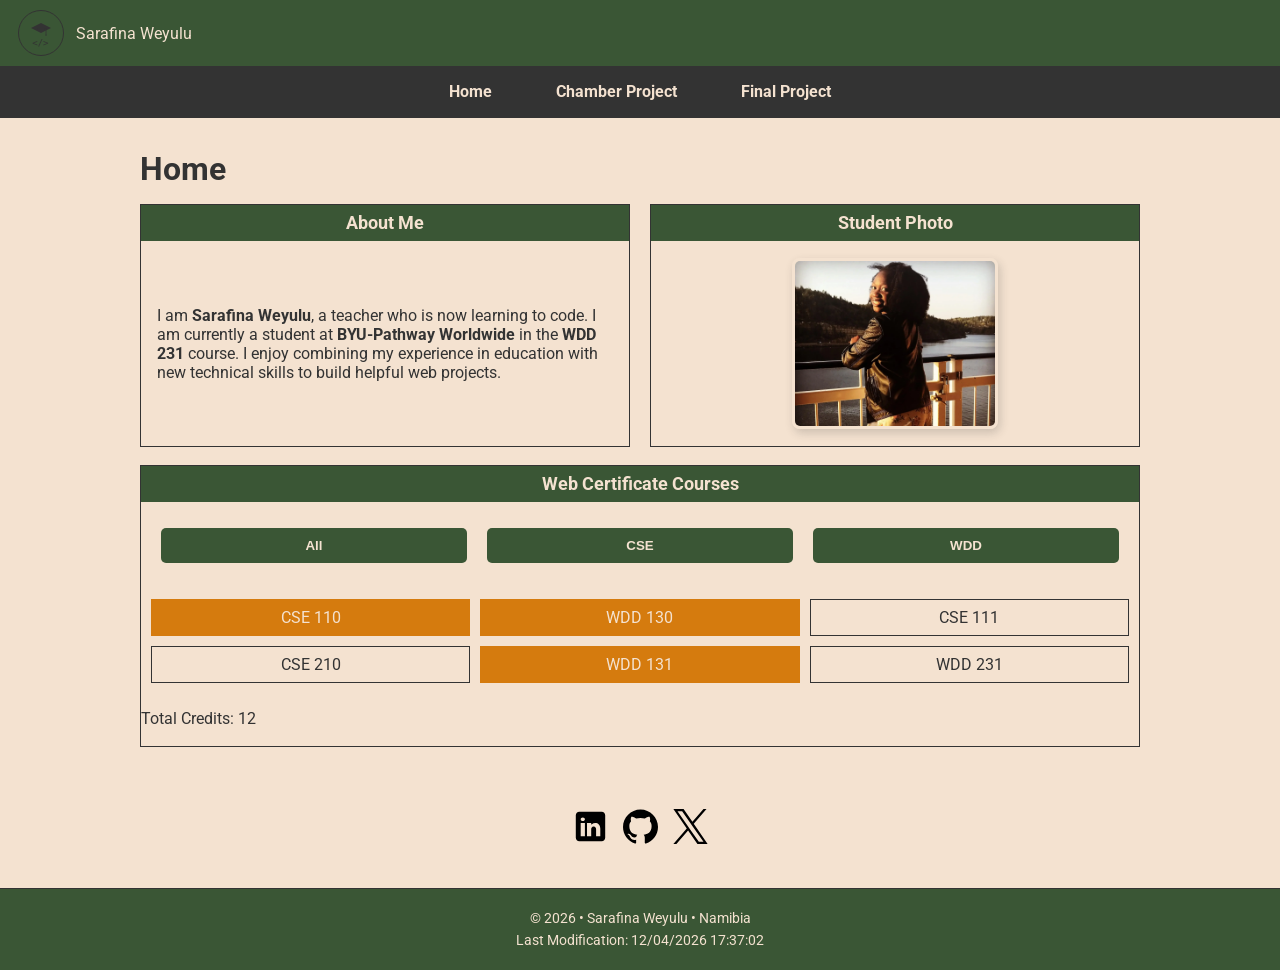
<file: index.html>
<!DOCTYPE html>
<html lang="en-US">
<head>
    <meta charset="UTF-8">
    <meta name="viewport" content="width=device-width, initial-scale=1.0">
    <title>WDD 231 - Course Home Page - Sarafina Weyulu</title>
    <meta name="description" content="Official course home page for Sarafina Weyulu, WDD 231.">
    <meta name="author" content="Sarafina Weyulu">
    
    <!-- Google Fonts -->
    <link rel="preconnect" href="https://fonts.googleapis.com">
    <link rel="preconnect" href="https://fonts.gstatic.com" crossorigin>
    <link href="https://fonts.googleapis.com/css2?family=Roboto&display=swap" rel="stylesheet">

    <!-- Stylesheets -->
    <link rel="stylesheet" href="styles/small.css">
    <link rel="stylesheet" href="styles/larger.css">
    
    <!-- Scripts -->
    <script src="scripts/navigation.js" defer></script>
    <script src="scripts/getdates.js" defer></script>
    <script src="scripts/course.js" defer></script>
</head>
<body>
    <header>
        <div class="logo-area">
            <img src="images/student-logo.svg" alt="Site Logo" width="50" height="50">
            <span>Sarafina Weyulu</span>
        </div>
        <button id="menu" aria-label="Toggle Menu">☰</button>
    </header>

    <nav>
        <ul class="navigation">
            <li><a href="#" class="active">Home</a></li>
            <li><a href="chamber/index.html">Chamber Project</a></li>
            <li><a href="finalproject/index.html">Final Project</a></li>
        </ul>
    </nav>

    <main>
        <h1>Home</h1>
        
        <div class="grid-container">
            <!-- About Me Section -->
            <section class="card">
                <h2>About Me</h2>
                <div class="card-content">
                    <p>I am <strong>Sarafina Weyulu</strong>, a teacher who is now learning to code. I am currently a student at <strong>BYU-Pathway Worldwide</strong> in the <strong>WDD 231</strong> course. I enjoy combining my experience in education with new technical skills to build helpful web projects.</p>
                </div>
            </section>

            <!-- Student Photo Section -->
            <section class="card">
                <h2>Student Photo</h2>
                <div class="card-content centered">
                    <img src="images/student-image.webp" alt="Sarafina Weyulu" width="200" height="250" loading="lazy">
                </div>
            </section>

            <!-- Course Work Section -->
            <section class="card certificate">
                <h2>Web Certificate Courses</h2>
                <div class="filter-buttons">
                    <button id="all">All</button>
                    <button id="cse">CSE</button>
                    <button id="wdd">WDD</button>
                </div>
                <div id="course-display">
                    <!-- Dynamic courses will be injected here by course.js -->
                </div>
                <p id="total-credits"></p>
            </section>
        </div>
    </main>

    <footer>
    <div class="social">
        <a href="https://linkedin.com" target="_blank"><img src="images/linkedin-profile.svg" alt="LinkedIn profile link"></a>
        <a href="https://github.com" target="_blank"><img src="images/github-repository.svg" alt="GitHub repository link"></a>
        <a href="https://x.com" target="_blank"><img src="images/twitter-x.svg" alt="X (Twitter) profile link"></a>
    </div>
    
    <div class="footer-info">
        <p>&copy; <span id="currentyear"></span> • Sarafina Weyulu • Namibia</p>
        <p id="lastModified"></p>
    </div>
</footer>

</body>
</html>
</file>
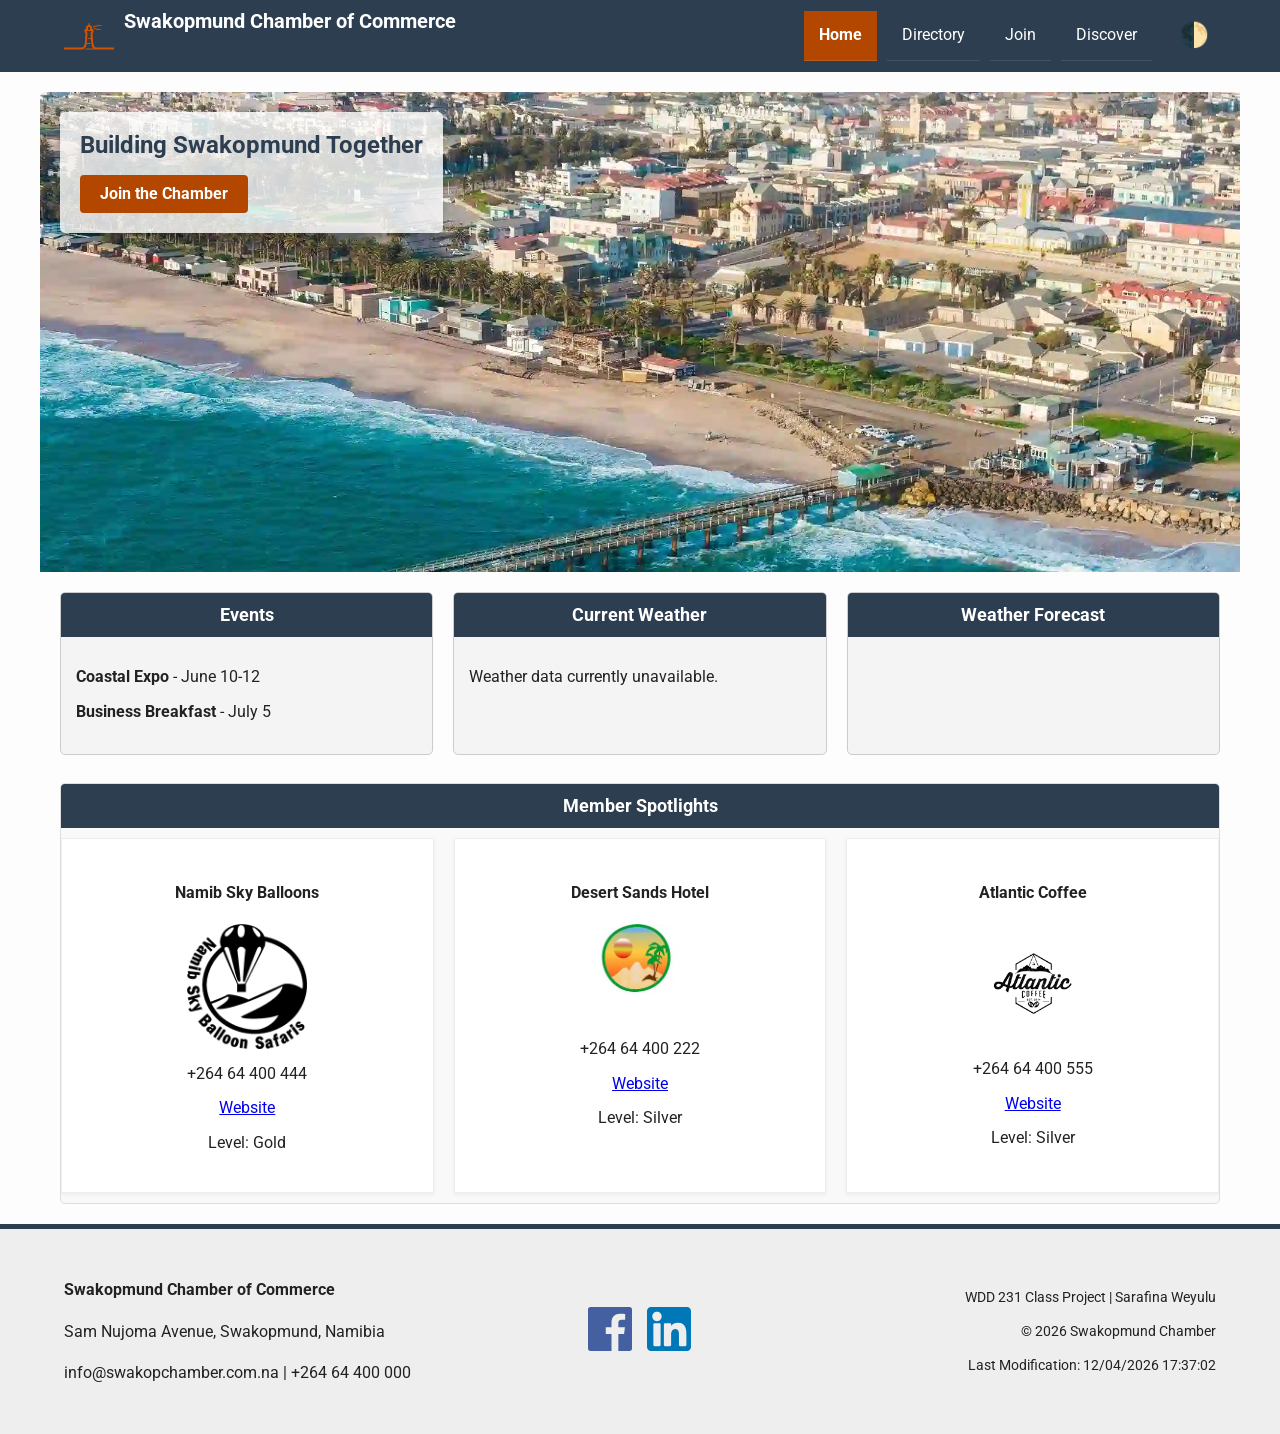
<file: chamber/index.html>
<!DOCTYPE html>
<html lang="en-US">
<head>
    <meta charset="UTF-8">
    <meta name="viewport" content="width=device-width, initial-scale=1.0">
    <title>Home | Swakopmund Chamber of Commerce</title>
    <meta name="description" content="Welcome to the Swakopmund Chamber of Commerce. Empowering businesses in the Erongo region.">
    <meta name="author" content="Sarafina Weyulu">
    <link rel="icon" href="images/favicon.png">

    <!-- Facebook Open Graph Meta Tags -->
    <meta property="og:title" content="Swakopmund Chamber of Commerce Home">
    <meta property="og:type" content="website">
    <meta property="og:description" content="Official home page for Swakopmund's business community. Connect, grow, and thrive with us.">
    <meta property="og:image" content="https://Sara-ndeshi.github.io/wdd231/chamber/images/chamber-logo.webp">
    <meta property="og:url" content="https://github.io">
    <meta property="og:site_name" content="Swakopmund Chamber of Commerce">
    
    <!-- Google Fonts -->
    <link rel="preconnect" href="https://fonts.googleapis.com">
    <link rel="preconnect" href="https://fonts.gstatic.com" crossorigin>
    <link href="https://fonts.googleapis.com/css2?family=Roboto:wght@300;400;500;700&display=swap" rel="stylesheet">
    
    <!-- Stylesheets -->
    <link rel="stylesheet" href="../styles/normalize.css">
    <link rel="stylesheet" href="styles/small.css">
    <link rel="stylesheet" href="styles/larger.css" media="(min-width: 700px)">

    <!-- JavaScript (Type Module for Week 3) -->
    <script src="scripts/home.mjs" type="module"></script>
</head>
<body>
    <header>
        <div class="header-content">
            <div class="logo-title-group">
                <img src="images/chamber-logo.webp" alt="Swakopmund Chamber Logo" class="logo" width="50" height="50">
                <h1>Swakopmund Chamber <span>of Commerce</span></h1>
            </div>

            <nav aria-label="Main Navigation">
                <button id="hamburger-menu" aria-label="Open Menu">☰</button>
                <ul id="primary-nav">
                    <li><a href="index.html" class="active">Home</a></li>
                    <li><a href="directory.html">Directory</a></li>
                    <li><a href="join.html">Join</a></li>
                    <li><a href="discover.html">Discover</a></li>
                    <li class="nav-dark-mode"><button class="dark-mode-btn">🌓</button></li>
                </ul>
            </nav>

            <div class="mobile-controls">
                <button class="dark-mode-btn">🌓</button>
            </div>
        </div>
    </header>

    <main id="home-content">
        <!-- Hero Section with Call to Action -->
        <section class="hero">
            <picture>
                <source srcset="images/hero-large.webp" media="(min-width: 700px)">
                <img src="images/hero-small.webp" alt="Swakopmund Beach Front" width="1000" height="400">
            </picture>
            <div class="hero-label">
                <h2>Building Swakopmund Together</h2>
                <a href="join.html" class="cta-btn">Join the Chamber</a>
            </div>
        </section>

        <div class="home-grid">
            <!-- Events Section -->
            <section class="card">
                <h3>Events</h3>
                <div class="card-content">
                    <p><strong>Coastal Expo</strong> - June 10-12</p>
                    <p><strong>Business Breakfast</strong> - July 5</p>
                </div>
            </section>
            
            <!-- Weather Section (Filled by JS) -->
            <section class="card weather">
                <h3>Current Weather</h3>
                <div id="weather-info" class="card-content">
                    <!-- Current weather data here -->
                </div> 
            </section>

            <section class="card weather">
                <h4>Weather Forecast</h4>
                <div id="forecast" class="card-content">
                    <!-- Forecast data here -->
                </div>
            </section>
                
            <!-- Spotlight Section (Filled by JS) -->
            <section id="spotlights">
                <h3>Member Spotlights</h3>
                <div id="business-spotlights">
                    <!-- 2-3 Dynamic Gold/Silver members here -->
                </div>
            </section>
        </div>
    </main>

    <footer>
        <div class="footer-contact">
            <p><strong>Swakopmund Chamber of Commerce</strong></p>
            <p>Sam Nujoma Avenue, Swakopmund, Namibia</p>
            <p>info@swakopchamber.com.na | +264 64 400 000</p>
        </div>
        <div class="footer-social">
            <a href="https://www.facebook.com/swkmun" target="_blank" aria-label="Visit our Facebook page">
                <img src="images/fb-icon.svg" alt="Facebook" width="44" height="44">
            </a>
            <a href="https://www.linkedin.com/company/municipality-of-swakopmund/" target="_blank" aria-label="Visit our LinkedIn page">
                <img src="images/li-icon.svg" alt="LinkedIn" width="44" height="44">
            </a>
        </div>
        <div class="footer-meta">
            <p>WDD 231 Class Project | Sarafina Weyulu</p>
            <p>&copy; <span id="copyright-year"></span> Swakopmund Chamber</p>
            <p>Last Modification: <span id="last-modified"></span></p>
        </div>
    </footer>
</body>
</html>
</file>
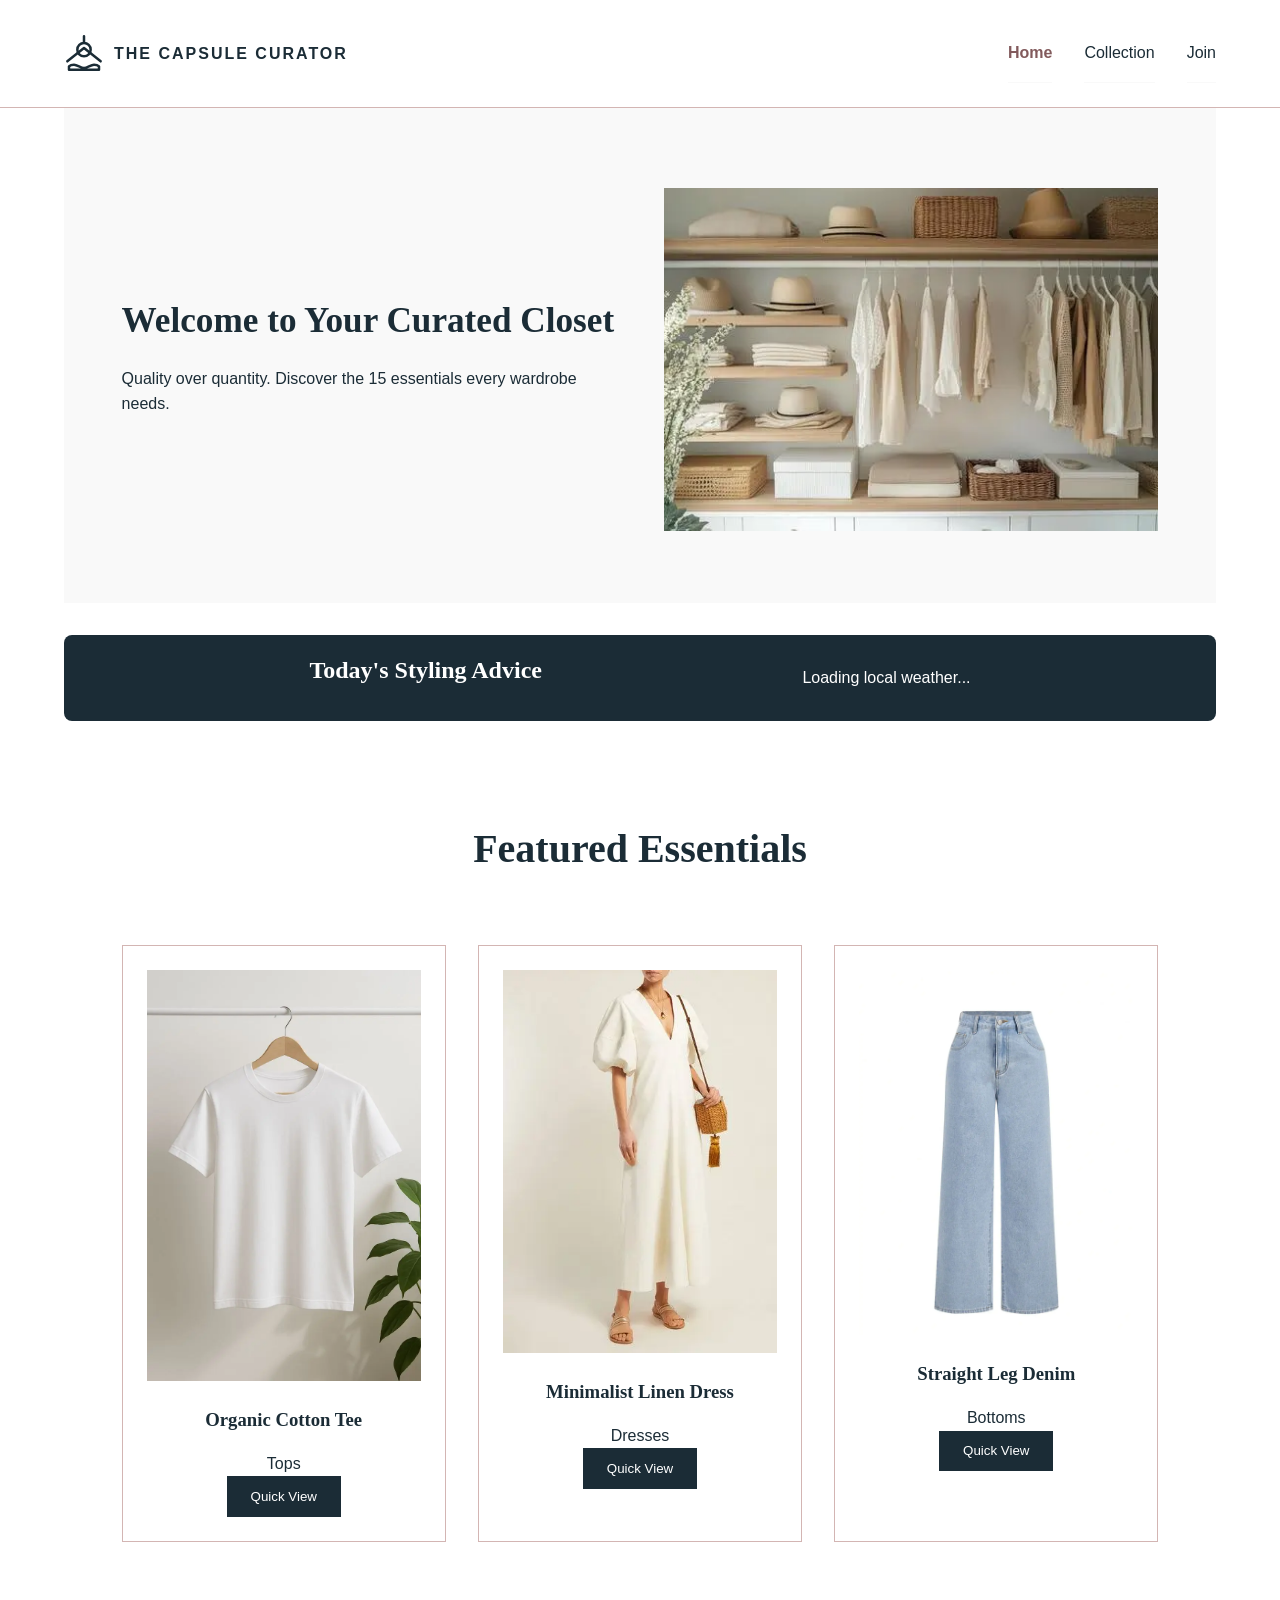
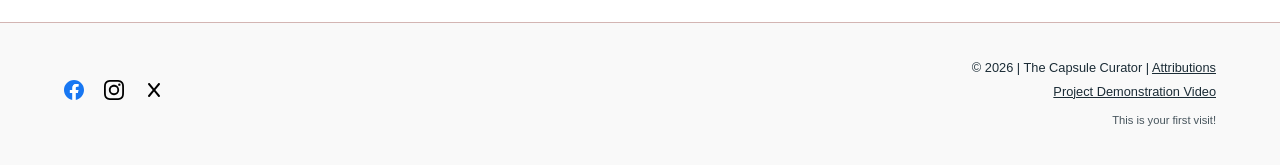
<file: finalproject/index.html>
<!DOCTYPE html>
<html lang="en-US">
<head>
    <meta charset="UTF-8">
    <meta name="viewport" content="width=device-width, initial-scale=1.0">
    <title>Home | The Capsule Curator</title>
    <meta name="description" content="Build a sustainable, minimalist wardrobe with our curated style guides and weather-based outfit suggestions.">
    <meta name="author" content="Sarafina Weyulu">
    
    <meta property="og:title" content="The Capsule Curator">
    <meta property="og:type" content="website">
    <meta property="og:image" content="https://sara-ndeshi.github.io/wdd231/finalproject/images/hero-social.webp">
    <meta property="og:url" content="https://sara-ndeshi.github.io/wdd231/finalproject/index.html">
    
    <link rel="icon" type="image/svg+xml" href="images/logo.svg">
    <link rel="icon" href="images/favicon-32x32.png">
    <link rel="stylesheet" href="styles/base.css">
    <link rel="stylesheet" href="styles/large.css" media="(min-width: 600px)">
    <script src="scripts/main.js" type="module"></script>
</head>
<body>
    <header>
        <div class="logo-container">
            <a href="index.html">
                <img src="images/logo.svg" alt="The Capsule Curator Logo" height="40">
                <span class="brand-name">THE CAPSULE CURATOR</span>
            </a>
        </div>
        <button id="menu-button" aria-label="Open Navigation Menu" aria-expanded="false">☰</button>
        <nav id="nav-menu">
            <a href="index.html" class="active">Home</a>
            <a href="directory.html">Collection</a>
            <a href="consultation.html">Join</a>
        </nav>
    </header>

    <main>
        <section class="hero">
            <div class="hero-text">
                <h1>Welcome to Your Curated Closet</h1>
                <p>Quality over quantity. Discover the 15 essentials every wardrobe needs.</p>
            </div>
            <picture class="hero-image">
                <img src="images/hero-home1.webp" alt="Minimalist aesthetic wardrobe" loading="lazy">
            </picture>
        </section>

        <section id="weather-suggestion" class="weather-box">
            <h2>Today's Styling Advice</h2>
            <div id="weather-content">
                <p>Loading local weather...</p>
            </div>
        </section>

        <section id="featured">
            <h2>Featured Essentials</h2>
            <div id="directory-grid">
                </div>
        </section>

        <dialog id="item-details">
            <button id="close-modal" aria-label="Close dialog">✕</button>
            <div id="modal-content"></div>
        </dialog>
    </main>

    <footer>
        <div class="footer-container">
            <div class="social-icons">
                <a href="https://facebook.com" target="_blank" aria-label="Visit our Facebook page">
                    <img src="images/facebook.svg" alt="Facebook icon">
                </a>
                <a href="https://instagram.com" target="_blank" aria-label="Visit our Instagram profile">
                    <img src="images/instagram.svg" alt="Instagram icon">
                </a>
                <a href="https://twitter.com" target="_blank" aria-label="Follow us on X (Twitter)">
                    <img src="images/x-solid-full.svg" alt="X (formerly Twitter) icon">
                </a>
            </div>
    
            <div class="footer-links">
                <p>&copy; <span id="year"></span> | The Capsule Curator | <a href="attributions.html">Attributions</a></p>
                <p>
                    <a href="https://canva.link/0ttsarxzkghmavj" target="_blank" rel="noopener noreferrer" aria-label="Watch the Project Demonstration Video on Canva">
                         Project Demonstration Video
                    </a>
                </p>
                <p id="visit-counter" style="font-size: 0.7rem; margin-top: 10px; opacity: 0.8;"></p>
            </div>
        </div>
    </footer>
</body>
</html>
</file>
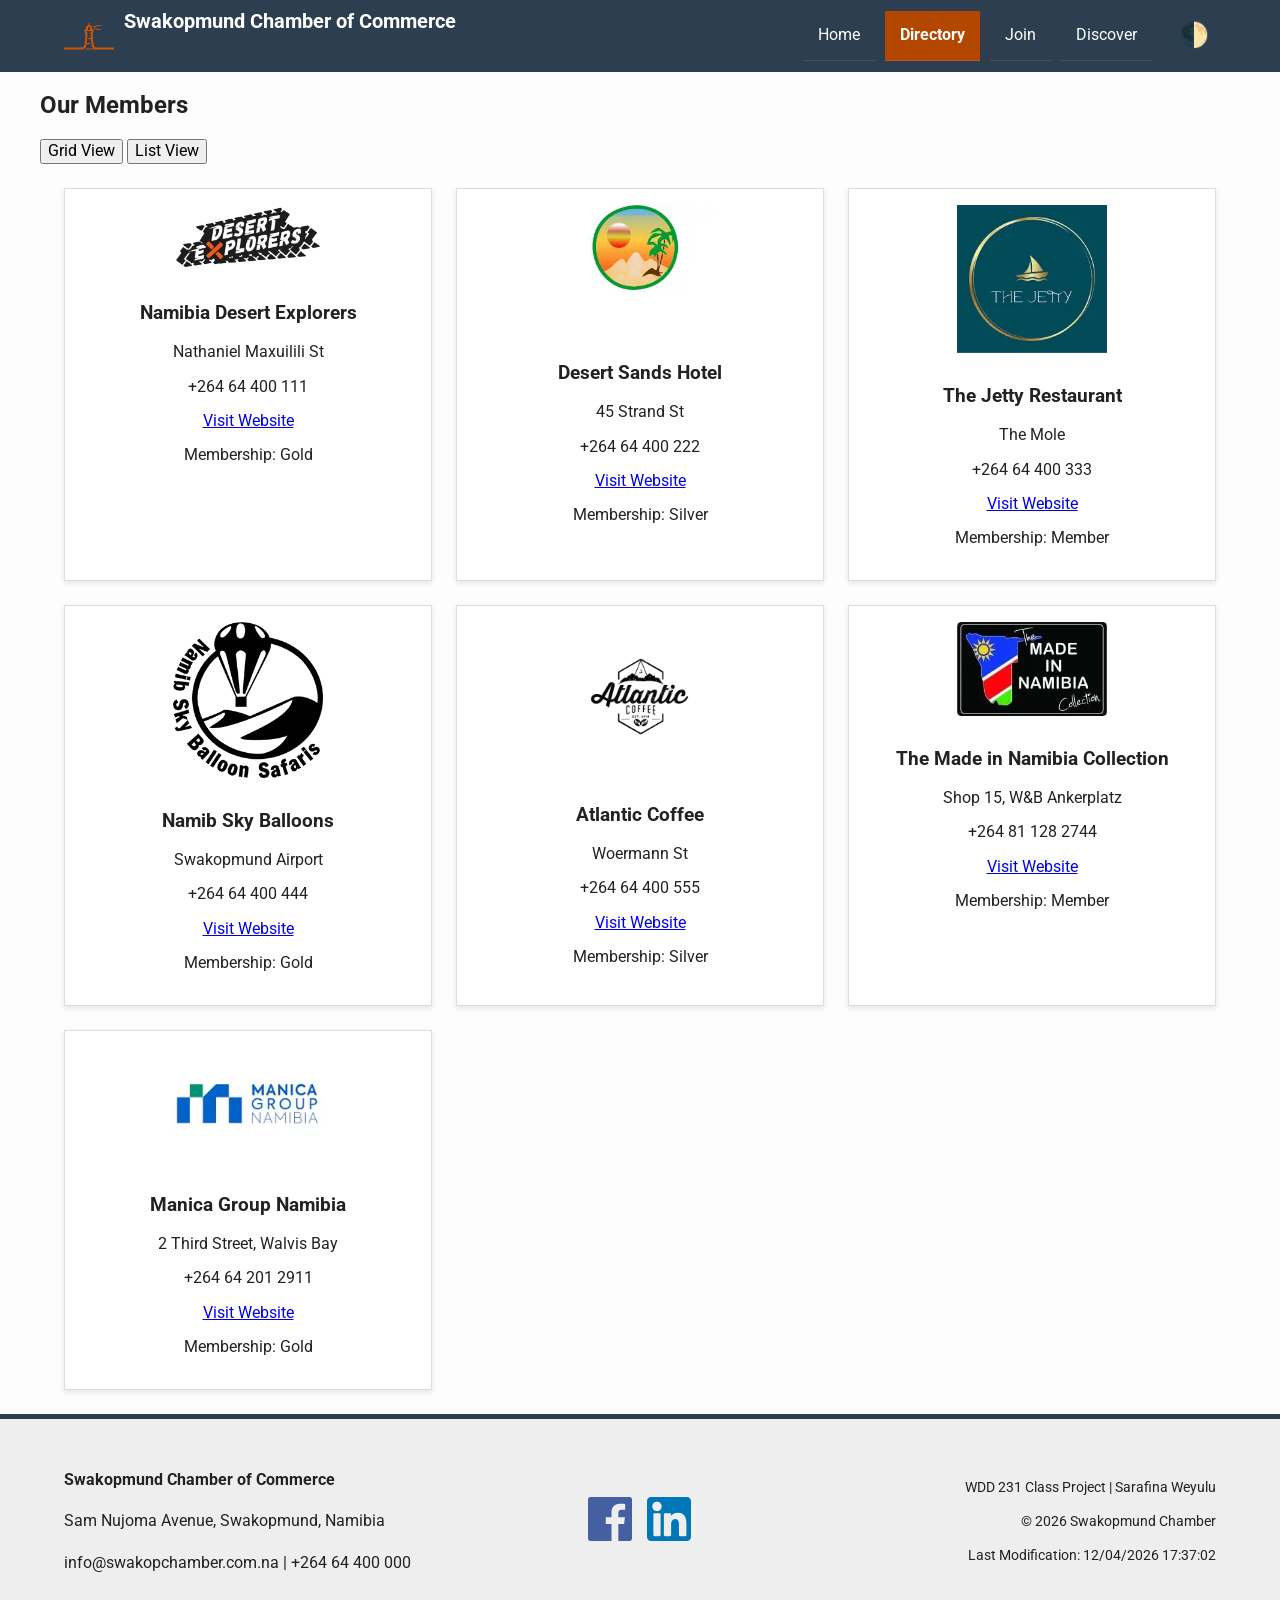
<file: chamber/directory.html>
<!DOCTYPE html>
<html lang="en-US">
<head>
    <meta charset="UTF-8">
    <meta name="viewport" content="width=device-width, initial-scale=1.0">
    <title>Business Directory | Swakopmund Chamber of Commerce</title>
    <meta name="description" content="Official business directory for the Swakopmund Chamber of Commerce. Connecting and supporting the Erongo business community.">
    <meta name="author" content="Sarafina Weyulu">
    <link rel="icon" href="images/favicon.png">

    <!-- Facebook Open Graph Meta Tags -->
    <meta property="og:title" content="Swakopmund Chamber Business Directory">
    <meta property="og:type" content="website">
    <meta property="og:description" content="Discover and connect with local businesses in Swakopmund through our official chamber directory.">
    <meta property="og:image" content="https://Sara-ndeshi.github.io/wdd231/chamber/images/chamber-logo.webp">
    <meta property="og:url" content="https://Sara-ndeshi.github.io">
    <meta property="og:site_name" content="Swakopmund Chamber of Commerce">
    
    <!-- Google Fonts -->
    <link rel="preconnect" href="https://fonts.googleapis.com">
    <link rel="preconnect" href="https://fonts.gstatic.com" crossorigin>
    <link href="https://fonts.googleapis.com/css2?family=Roboto:wght@300;400;500;700&display=swap" rel="stylesheet">
    
    <!-- Stylesheets -->
    <link rel="stylesheet" href="../styles/normalize.css">
    <link rel="stylesheet" href="styles/small.css">
    <link rel="stylesheet" href="styles/larger.css" media="(min-width: 700px)">

    <!-- JavaScript -->
    <script src="scripts/directory.js" defer></script>

</head>
<body>
    <header>
    <div class="header-content">
        <!-- Logo and Title Group -->
        <div class="logo-title-group">
            <img src="images/chamber-logo.webp" alt="Swakopmund Chamber Logo" class="logo" width="50" height="50">
            <h1>Swakopmund Chamber <span>of Commerce</span></h1>
        </div>

        <!-- Navigation: We'll use CSS to hide/show this -->
        <nav aria-label="Main Navigation">
            <button id="hamburger-menu" aria-label="Open Menu">☰</button>
            <ul id="primary-nav">
                <li><a href="index.html">Home</a></li>
                <li><a href="directory.html" class="active">Directory</a></li>
                <li><a href="join.html">Join</a></li>
                <li><a href="discover.html">Discover</a></li>
                <!-- Dark mode button inside nav for large screens -->
                <li class="nav-dark-mode"><button class="dark-mode-btn">🌓</button></li>
            </ul>
        </nav>

        <!-- Mobile-only controls -->
        <div class="mobile-controls">
            <button class="dark-mode-btn">🌓</button>
        </div>
    </div>
</header>


    <main id="main-content">
        <div class="directory-toolbar">
            <h2>Our Members</h2>
            <div class="toggle-container">
                <button id="grid-toggle" aria-label="Display as grid">Grid View</button>
                <button id="list-toggle" aria-label="Display as list">List View</button>
            </div>
        </div>
        <article id="directory-listing" class="grid"></article>
    </main>

    <footer>
        <div class="footer-contact">
            <p><strong>Swakopmund Chamber of Commerce</strong></p>
            <p>Sam Nujoma Avenue, Swakopmund, Namibia</p>
            <p>info@swakopchamber.com.na | +264 64 400 000</p>
        </div>
        <div class="footer-social">
            <a href="https://www.facebook.com/swkmun" target="_blank" aria-label="Visit our Facebook page">
                <img src="images/fb-icon.svg" alt="Facebook" width="44" height="44">
            </a>
            <a href="https://www.linkedin.com/company/municipality-of-swakopmund/" target="_blank" aria-label="Visit our LinkedIn page">
                <img src="images/li-icon.svg" alt="LinkedIn" width="44" height="44">
            </a>
        </div>
        <div class="footer-meta">
            <p>WDD 231 Class Project | Sarafina Weyulu</p>
            <p>&copy; <span id="copyright-year"></span> Swakopmund Chamber</p>
            <p>Last Modification: <span id="last-modified"></span></p>
        </div>
    </footer>
</body>
</html>
</file>
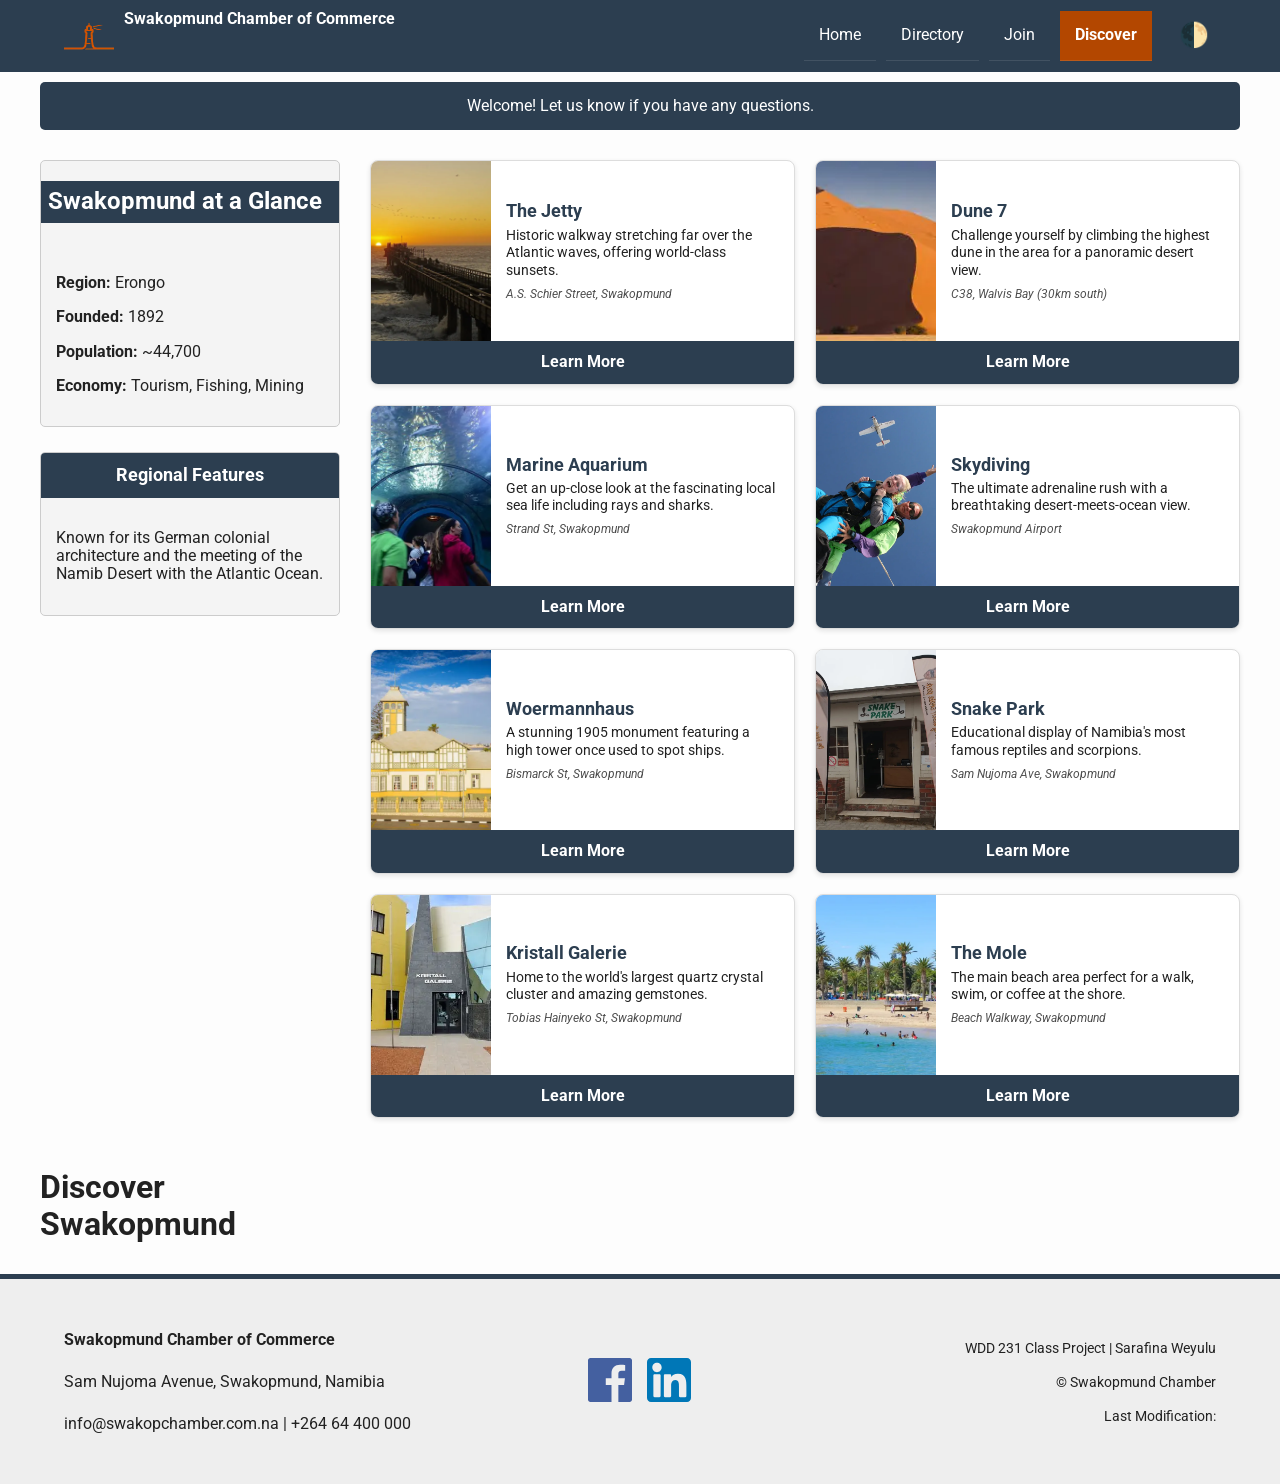
<file: chamber/discover.html>
<!DOCTYPE html>
<html lang="en-US">
<head>
    <meta charset="UTF-8">
    <meta name="viewport" content="width=device-width, initial-scale=1.0">
    <title>Discover | Swakopmund Chamber of Commerce</title>
    <meta name="description" content="Explore Swakopmund's attractions, demographics, and business environment.">
    <meta name="author" content="Sarafina Weyulu">
    <link rel="icon" href="images/favicon.png">

    <meta property="og:title" content="Discover Swakopmund | Chamber of Commerce">
    <meta property="og:type" content="website">
    <meta property="og:description" content="Explore the attractions and regional features of Swakopmund, Namibia.">
    <meta property="og:image" content="https://github.io">
    <meta property="og:url" content="https://sara-ndeshi.github.io/wdd231/chamber/discover.html">
    <meta property="og:site_name" content="Swakopmund Chamber of Commerce">
    
    <!-- Google Fonts -->
    <link rel="preconnect" href="https://fonts.googleapis.com">
    <link rel="preconnect" href="https://fonts.gstatic.com" crossorigin>
    <link href="https://fonts.googleapis.com/css2?family=Roboto:wght@300;400;500;700&display=swap" rel="stylesheet">
    
    <link rel="stylesheet" href="../styles/normalize.css">
    <link rel="stylesheet" href="styles/small.css">
    <link rel="stylesheet" href="styles/larger.css" media="(min-width: 700px)">

    <script src="scripts/discover.js" type="module"></script>
</head>
<body>
     <header>
        <div class="header-content">
            <div class="logo-title-group">
                <img src="images/chamber-logo.webp" alt="Swakopmund Chamber Logo" class="logo" width="50" height="50">
                <div class="header-title">
                    <strong>Swakopmund Chamber <span class="title-span">of Commerce</span></strong>
                </div>
            </div>

            <nav aria-label="Main Navigation">
                <button id="hamburger-menu" aria-label="Open Menu">☰</button>
                <ul id="primary-nav">
                    <li><a href="index.html">Home</a></li>
                    <li><a href="directory.html">Directory</a></li>
                    <li><a href="join.html">Join</a></li>
                    <li><a href="discover.html" class="active">Discover</a></li>
                    <li class="nav-dark-mode"><button class="dark-mode-btn" aria-label="Toggle dark mode">🌓</button></li>
                </ul>
            </nav>

            <div class="mobile-controls">
                <button class="dark-mode-btn" aria-label="Toggle dark mode">🌓</button>
            </div>
        </div>
    </header>

    <main id="discover-layout">
        <!-- Moved H1 inside main to satisfy Criterion 1 & 2 -->
        <h1>Discover Swakopmund</h1>
        
        <aside id="visitor-message" class="message-banner"></aside>

        <section id="sidebar">
            <div class="card">
                <h2>Swakopmund at a Glance</h2>
                <div class="card-content">
                    <p><strong>Region:</strong> Erongo</p>
                    <p><strong>Founded:</strong> 1892</p>
                    <p><strong>Population:</strong> ~44,700</p>
                    <p><strong>Economy:</strong> Tourism, Fishing, Mining</p>
                </div>
            </div>
            <div class="card">
                <h3>Regional Features</h3>
                <div class="card-content">
                    <p>Known for its German colonial architecture and the meeting of the Namib Desert with the Atlantic Ocean.</p>
                </div>
            </div>
        </section>

        <!-- Container for the 8 cards generated by discover.js -->
        <section id="discover-grid"></section>

    </main>

    <footer>
        <div class="footer-contact">
            <p><strong>Swakopmund Chamber of Commerce</strong></p>
            <p>Sam Nujoma Avenue, Swakopmund, Namibia</p>
            <p>info@swakopchamber.com.na | +264 64 400 000</p>
        </div>
        <div class="footer-social">
            <a href="https://www.facebook.com/swkmun" target="_blank" aria-label="Visit our Facebook page">
                <img src="images/fb-icon.svg" alt="Facebook" width="44" height="44">
            </a>
            <a href="https://www.linkedin.com/company/municipality-of-swakopmund/" target="_blank" aria-label="Visit our LinkedIn page">
                <img src="images/li-icon.svg" alt="LinkedIn" width="44" height="44">
            </a>
        </div>
        <div class="footer-meta">
            <p>WDD 231 Class Project | Sarafina Weyulu</p>
            <p>&copy; <span id="copyright-year"></span> Swakopmund Chamber</p>
            <p>Last Modification: <span id="last-modified"></span></p>
        </div>
    </footer>
</body>
</html>
</file>
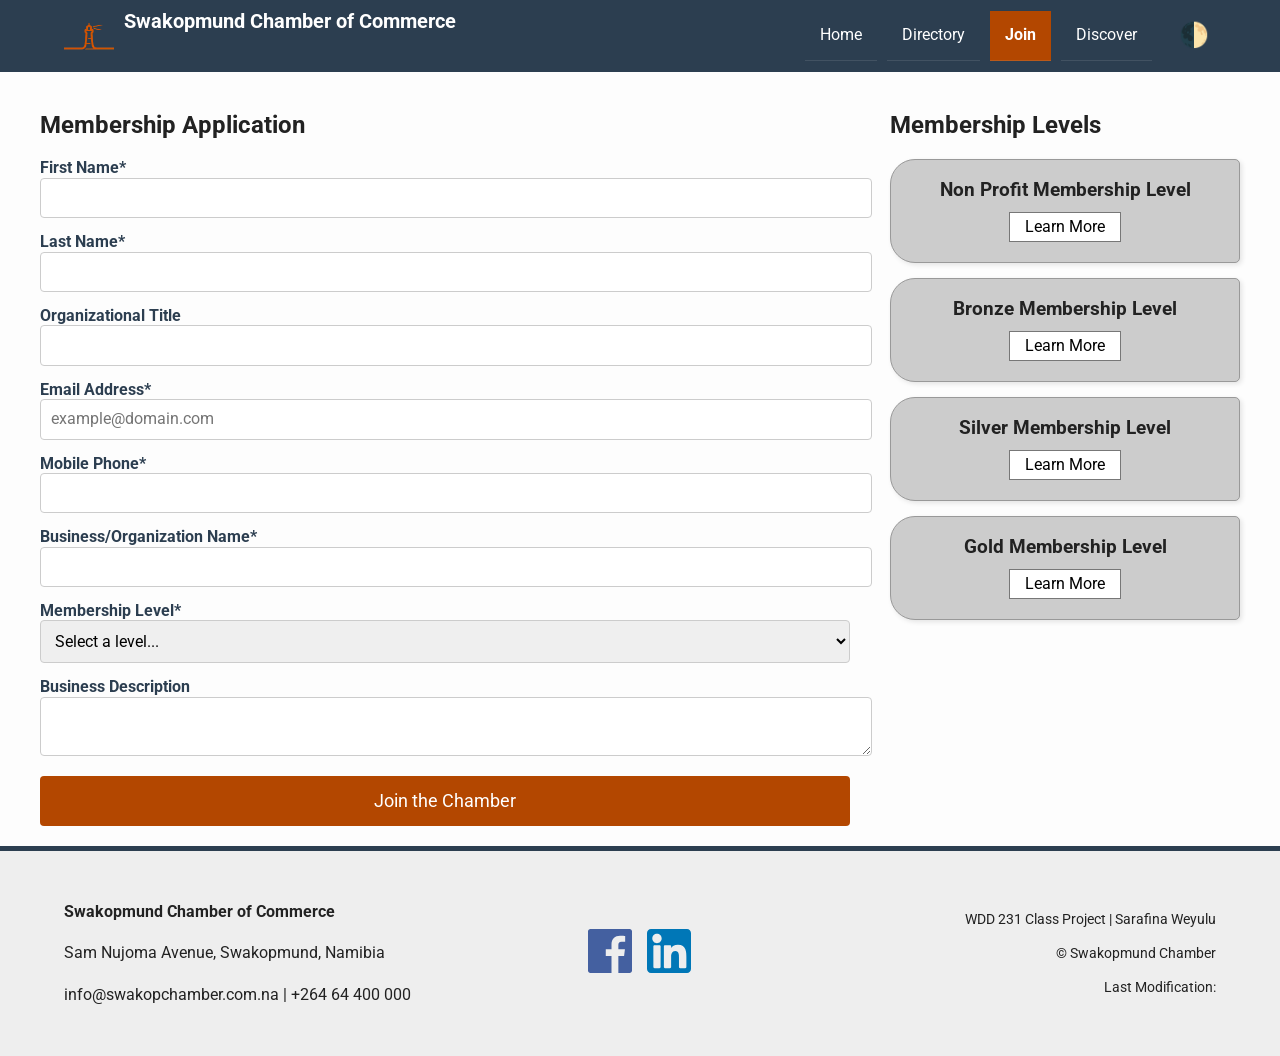
<file: chamber/join.html>
<!DOCTYPE html>
<html lang="en-US">
<head>
    <meta charset="UTF-8">
    <meta name="viewport" content="width=device-width, initial-scale=1.0">
    <title>Join - Swakopmund Chamber of Commerce</title>
    <meta name="description" content="Apply to join the Swakopmund Chamber of Commerce. Choose your membership level and start growing your business today.">
    <meta name="author" content="Sarafina Weyulu">
    <link rel="icon" href="images/favicon.png">

    <!-- Facebook Open Graph Meta Tags -->
    <meta property="og:title" content="Join the Swakopmund Chamber of Commerce">
    <meta property="og:type" content="website">
    <meta property="og:description" content="Become a member of the leading business network in Swakopmund. View our membership tiers and benefits.">
    <meta property="og:image" content="https://Sara-ndeshi.github.io/wdd231/chamber/images/chamber-logo.webp">
    <meta property="og:url" content="https://Sara-ndeshi.github.io">
    <meta property="og:site_name" content="Swakopmund Chamber of Commerce">
    
    <!-- Google Fonts -->
    <link rel="preconnect" href="https://fonts.googleapis.com">
    <link rel="preconnect" href="https://fonts.gstatic.com" crossorigin>
    <link href="https://fonts.googleapis.com/css2?family=Roboto:wght@300;400;500;700&display=swap" rel="stylesheet">
    
    <!-- Stylesheets -->
    <link rel="stylesheet" href="../styles/normalize.css">
    <link rel="stylesheet" href="styles/small.css">
    <link rel="stylesheet" href="styles/larger.css" media="(min-width: 700px)">

    <!-- JavaScript -->
    <script src="scripts/join.js" defer></script>

</head>
<body>
    <header>
    <div class="header-content">
        <!-- Logo and Title Group -->
        <div class="logo-title-group">
            <img src="images/chamber-logo.webp" alt="Swakopmund Chamber Logo" class="logo" width="50" height="50">
            <h1>Swakopmund Chamber <span>of Commerce</span></h1>
        </div>

        <!-- Navigation: We'll use CSS to hide/show this -->
        <nav aria-label="Main Navigation">
            <button id="hamburger-menu" aria-label="Open Menu">☰</button>
            <ul id="primary-nav">
                <li><a href="index.html">Home</a></li>
                <li><a href="directory.html">Directory</a></li>
                <li><a href="join.html" class="active">Join</a></li>
                <li><a href="discover.html">Discover</a></li>
                <!-- Dark mode button inside nav for large screens -->
                <li class="nav-dark-mode"><button class="dark-mode-btn">🌓</button></li>
            </ul>
        </nav>

        <!-- Mobile-only controls -->
        <div class="mobile-controls">
            <button class="dark-mode-btn">🌓</button>
        </div>
    </div>
</header>


    <main id="join-layout">
    <section id="form-container">
        <h2>Membership Application</h2>
        <form method="get" action="thankyou.html">
            <label>First Name*
                <input type="text" name="fname" required autocomplete="given-name" title="Enter your first name">
            </label>

            <label>Last Name*
                <input type="text" name="lname" required autocomplete="family-name" title="Enter your last name">
            </label>

            <label>Organizational Title
                <input type="text" name="title" autocomplete="organization-title" 
                       pattern="[A-Za-z\s\-]{7,}" 
                       title="Minimum 7 characters, alphabets, hyphens, and spaces only">
            </label>

            <label>Email Address*
                <input type="email" name="email" required autocomplete="email" 
                       placeholder="example@domain.com" title="Enter a valid email">
            </label>

            <label>Mobile Phone*
                <input type="tel" name="phone" required autocomplete="tel" title="Enter your mobile number">
            </label>

            <label>Business/Organization Name*
                <input type="text" name="organization" required autocomplete="organization" title="Enter business name">
            </label>

            <label>Membership Level*
                <select name="membership" required>
                    <option value="" disabled selected>Select a level...</option>
                    <option value="np">NP Membership (Non-Profit)</option>
                    <option value="bronze">Bronze Membership</option>
                    <option value="silver">Silver Membership</option>
                    <option value="gold">Gold Membership</option>
                </select>
            </label>

            <label>Business Description
                <textarea name="description" title="Describe your business"></textarea>
            </label>

            <input type="hidden" name="timestamp" id="form-timestamp">
            
            <input type="submit" value="Join the Chamber" class="submit-btn">
        </form>
    </section>

    <section id="membership-levels">
        <h2>Membership Levels</h2>
        <div class="membership-container">
            <div class="membership-card np">
                <h3>Non Profit Membership Level</h3>
                <button type="button">Learn More</button>
            </div>
        
            <div class="membership-card bronze">
                <h3>Bronze Membership Level</h3>
                <button type="button">Learn More</button>
            </div>
        
            <div class="membership-card silver">
                <h3>Silver Membership Level</h3>
                <button type="button">Learn More</button>
            </div>
        
            <div class="membership-card gold">
                <h3>Gold Membership Level</h3>
                <button type="button">Learn More</button>
            </div>
        </div>
    </section>

    <dialog id="modal-np">
        <button class="close-modal">X</button>
        <h2>Non-Profit Benefits</h2>
        <hr>
        <ul>
            <li>No annual membership fee.</li>
            <li>Basic business directory listing.</li>
            <li>Access to community networking events.</li>
        </ul>
    </dialog>

    <dialog id="modal-bronze">
        <button class="close-modal">X</button>
        <h2>Bronze Benefits</h2>
        <hr>
        <ul>
            <li>Standard business directory listing.</li>
            <li>5% discount on Chamber event tickets.</li>
            <li>Basic social media advertising features.</li>
        </ul>
    </dialog>

    <dialog id="modal-silver">
        <button class="close-modal">X</button>
        <h2>Silver Benefits</h2>
        <hr>
        <ul>
            <li>Enhanced directory listing with logo.</li>
            <li>10% discount on Chamber event tickets.</li>
            <li>Rotating spotlight position on the homepage.</li>
            <li>Access to specialized business training sessions.</li>
        </ul>
    </dialog>

    <dialog id="modal-gold">
        <button class="close-modal">X</button>
        <h2>Gold Benefits</h2>
        <hr>
        <ul>
            <li>Premium directory listing (top of search results).</li>
            <li>20% discount on all Chamber event tickets.</li>
            <li>Permanent spotlight position on the homepage.</li>
            <li>Free access to all professional development workshops.</li>
            <li>VIP invitations to Erongo regional business summits.</li>
        </ul>
    </dialog>
    </main>
        
    <footer>
        <div class="footer-contact">
            <p><strong>Swakopmund Chamber of Commerce</strong></p>
            <p>Sam Nujoma Avenue, Swakopmund, Namibia</p>
            <p>info@swakopchamber.com.na | +264 64 400 000</p>
        </div>
        <div class="footer-social">
            <a href="https://www.facebook.com/swkmun" target="_blank" aria-label="Visit our Facebook page">
                <img src="images/fb-icon.svg" alt="Facebook" width="44" height="44">
            </a>
            <a href="https://www.linkedin.com/company/municipality-of-swakopmund/" target="_blank" aria-label="Visit our LinkedIn page">
                <img src="images/li-icon.svg" alt="LinkedIn" width="44" height="44">
            </a>
        </div>
        <div class="footer-meta">
            <p>WDD 231 Class Project | Sarafina Weyulu</p>
            <p>&copy; <span id="copyright-year"></span> Swakopmund Chamber</p>
            <p>Last Modification: <span id="last-modified"></span></p>
        </div>
    </footer>
</body>
</html>
</file>
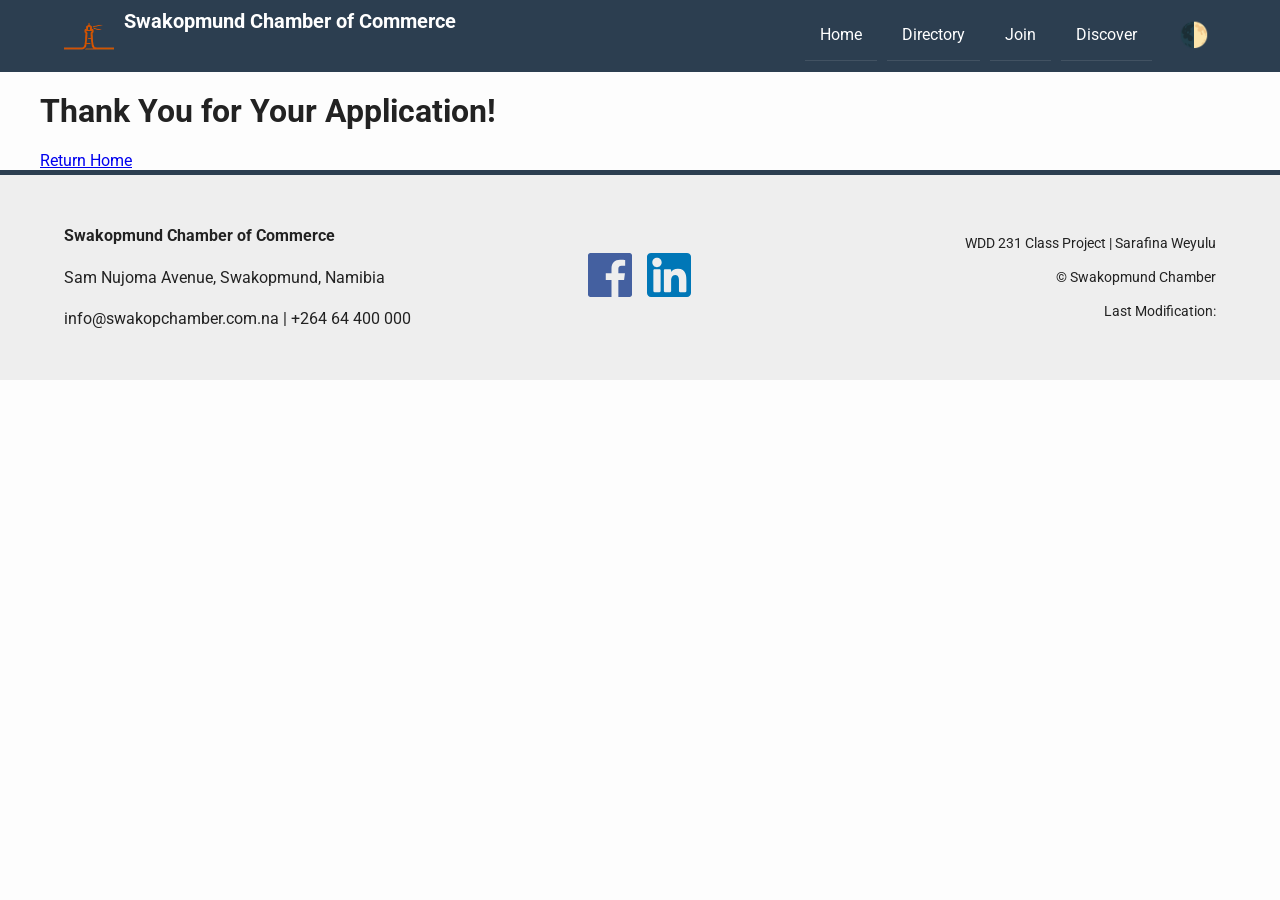
<file: chamber/thankyou.html>
<!DOCTYPE html>
<html lang="en-US">
<head>
    <meta charset="UTF-8">
    <meta name="viewport" content="width=device-width, initial-scale=1.0">
    <title>Join - Swakopmund Chamber of Commerce</title>
    <meta name="description" content="Apply to join the Swakopmund Chamber of Commerce. Choose your membership level and start growing your business today.">
    <meta name="author" content="Sarafina Weyulu">
    <link rel="icon" href="images/favicon.png">

    <!-- Facebook Open Graph Meta Tags -->
    <meta property="og:title" content="Swakopmund Chamber Business Directory">
    <meta property="og:type" content="website">
    <meta property="og:description" content="Discover and connect with local businesses in Swakopmund through our official chamber directory.">
    <meta property="og:image" content="https://Sara-ndeshi.github.io/wdd231/chamber/images/chamber-logo.webp">
    <meta property="og:url" content="https://Sara-ndeshi.github.io">
    <meta property="og:site_name" content="Swakopmund Chamber of Commerce">
    
    <!-- Google Fonts -->
    <link rel="preconnect" href="https://fonts.googleapis.com">
    <link rel="preconnect" href="https://fonts.gstatic.com" crossorigin>
    <link href="https://fonts.googleapis.com/css2?family=Roboto:wght@300;400;500;700&display=swap" rel="stylesheet">
    
    <!-- Stylesheets -->
    <link rel="stylesheet" href="../styles/normalize.css">
    <link rel="stylesheet" href="styles/small.css">
    <link rel="stylesheet" href="styles/larger.css" media="(min-width: 700px)">

    <!-- JavaScript -->
    <script src="scripts/thankyou.js" defer></script>

</head>
<body>
    <header>
    <div class="header-content">
        <!-- Logo and Title Group -->
        <div class="logo-title-group">
            <img src="images/chamber-logo.webp" alt="Swakopmund Chamber Logo" class="logo" width="50" height="50">
            <h1>Swakopmund Chamber <span>of Commerce</span></h1>
        </div>

        <!-- Navigation: We'll use CSS to hide/show this -->
        <nav aria-label="Main Navigation">
            <button id="hamburger-menu" aria-label="Open Menu">☰</button>
            <ul id="primary-nav">
                <li><a href="index.html">Home</a></li>
                <li><a href="directory.html">Directory</a></li>
                <li><a href="join.html">Join</a></li>
                <li><a href="discover.html">Discover</a></li>
                <!-- Dark mode button inside nav for large screens -->
                <li class="nav-dark-mode"><button class="dark-mode-btn">🌓</button></li>
            </ul>
        </nav>
        <!-- Mobile-only controls -->
        <div class="mobile-controls">
            <button class="dark-mode-btn">🌓</button>
        </div>
    </div>
</header>

<main class="thankyou-container">
    <h1>Thank You for Your Application!</h1>
    <div id="results">
        </div>
    <a href="index.html" class="back-button">Return Home</a>
</main>
        
    <footer>
        <div class="footer-contact">
            <p><strong>Swakopmund Chamber of Commerce</strong></p>
            <p>Sam Nujoma Avenue, Swakopmund, Namibia</p>
            <p>info@swakopchamber.com.na | +264 64 400 000</p>
        </div>
        <div class="footer-social">
            <a href="https://www.facebook.com/swkmun" target="_blank" aria-label="Visit our Facebook page">
                <img src="images/fb-icon.svg" alt="Facebook" width="44" height="44">
            </a>
            <a href="https://www.linkedin.com/company/municipality-of-swakopmund/" target="_blank" aria-label="Visit our LinkedIn page">
                <img src="images/li-icon.svg" alt="LinkedIn" width="44" height="44">
            </a>
        </div>
        <div class="footer-meta">
            <p>WDD 231 Class Project | Sarafina Weyulu</p>
            <p>&copy; <span id="copyright-year"></span> Swakopmund Chamber</p>
            <p>Last Modification: <span id="last-modified"></span></p>
        </div>
    </footer>
</body>
</html>
</file>
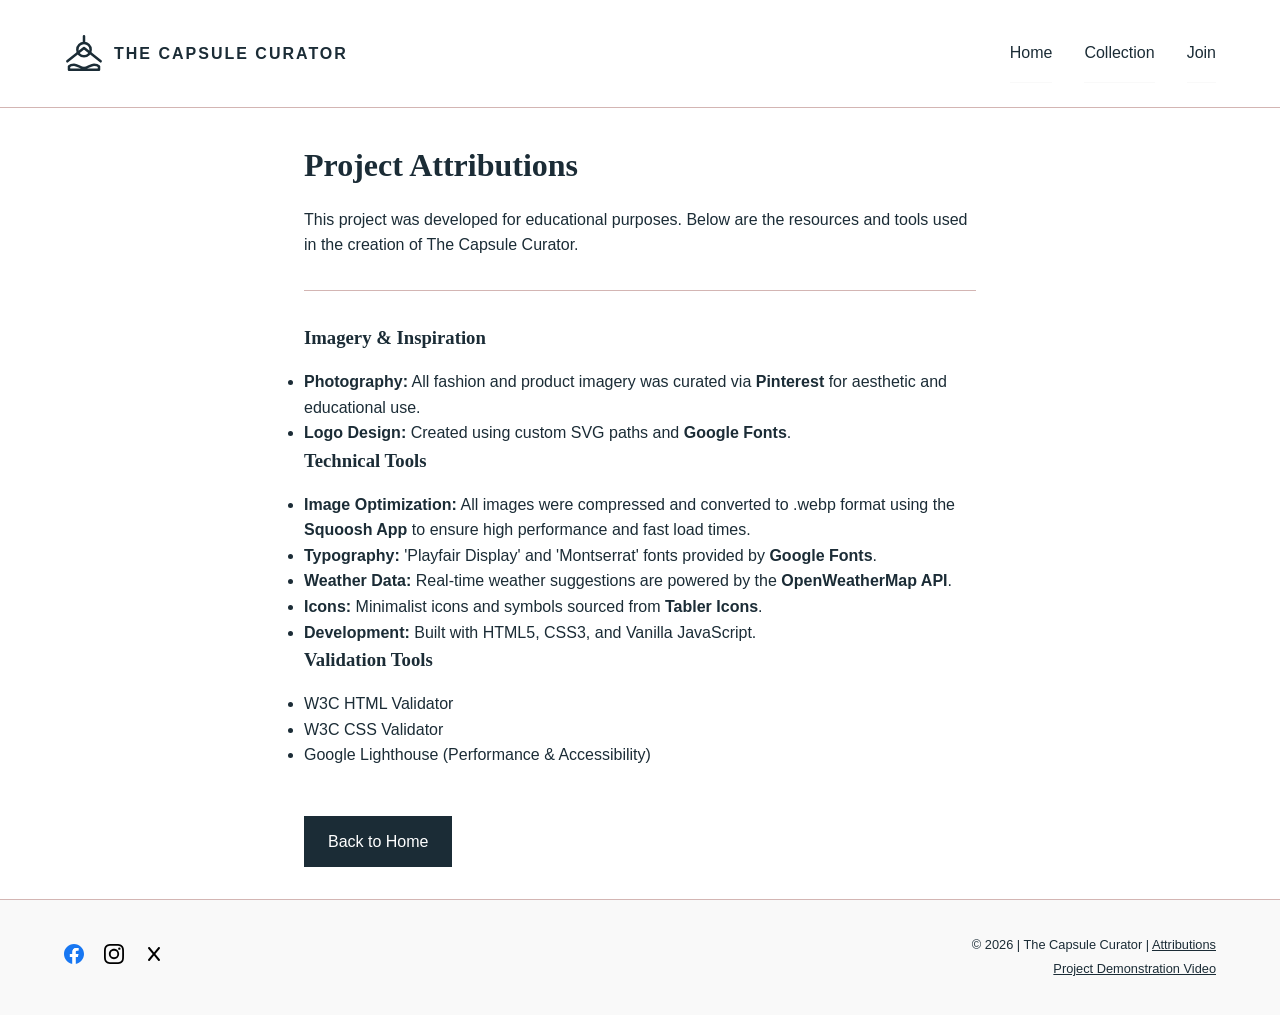
<file: finalproject/attributions.html>
<!DOCTYPE html>
<html lang="en-US">
<head>
    <meta charset="UTF-8">
    <meta name="viewport" content="width=device-width, initial-scale=1.0">
    <title>Attributions | The Capsule Curator</title>
    <link rel="icon" type="image/svg+xml" href="images/logo.svg">
    <link rel="icon" href="images/favicon-32x32.png">
    <link rel="stylesheet" href="styles/base.css">
    <link rel="stylesheet" href="styles/large.css" media="(min-width: 600px)">
    <script src="scripts/main.js" type="module"></script>
</head>
<body>
    <header>
        <div class="logo-container">
            <a href="index.html">
                <img src="images/logo.svg" alt="The Capsule Curator Logo" height="40">
                <span class="brand-name">THE CAPSULE CURATOR</span>
            </a>
        </div>
        <button id="menu-button" aria-label="Open Navigation Menu" aria-expanded="false">☰</button>
        <nav id="nav-menu">
            <a href="index.html">Home</a>
            <a href="directory.html">Collection</a>
            <a href="consultation.html">Join</a>
        </nav>
    </header>

    <main style="padding: 2rem 5%; max-width: 800px; margin: auto;">
        <h1>Project Attributions</h1>
        <p>This project was developed for educational purposes. Below are the resources and tools used in the creation of The Capsule Curator.</p>
        
        <hr style="margin: 2rem 0; border: 0; border-top: 1px solid var(--accent-light);">

        <h3>Imagery & Inspiration</h3>
        <ul>
            <li><strong>Photography:</strong> All fashion and product imagery was curated via <strong>Pinterest</strong> for aesthetic and educational use.</li>
            <li><strong>Logo Design:</strong> Created using custom SVG paths and <strong>Google Fonts</strong>.</li>
        </ul>

        <h3>Technical Tools</h3>
        <ul>
            <li><strong>Image Optimization:</strong> All images were compressed and converted to .webp format using the <strong>Squoosh App</strong> to ensure high performance and fast load times.</li>
            <li><strong>Typography:</strong> 'Playfair Display' and 'Montserrat' fonts provided by <strong>Google Fonts</strong>.</li>
            <li><strong>Weather Data:</strong> Real-time weather suggestions are powered by the <strong>OpenWeatherMap API</strong>.</li>
            <li><strong>Icons:</strong> Minimalist icons and symbols sourced from <strong>Tabler Icons</strong>.</li>
            <li><strong>Development:</strong> Built with HTML5, CSS3, and Vanilla JavaScript.</li>
        </ul>

        <h3>Validation Tools</h3>
        <ul>
            <li>W3C HTML Validator</li>
            <li>W3C CSS Validator</li>
            <li>Google Lighthouse (Performance & Accessibility)</li>
        </ul>

        <div style="margin-top: 3rem;">
            <a href="index.html" class="open-btn" style="text-decoration:none;">Back to Home</a>
        </div>
    </main>

    <footer>
        <div class="footer-container">
            <div class="social-icons">
                <a href="https://facebook.com" target="_blank" aria-label="Visit our Facebook page">
                    <img src="images/facebook.svg" alt="Facebook icon">
                </a>
                <a href="https://instagram.com" target="_blank" aria-label="Visit our Instagram profile">
                    <img src="images/instagram.svg" alt="Instagram icon">
                </a>
                <a href="https://twitter.com" target="_blank" aria-label="Follow us on X (Twitter)">
                    <img src="images/x-solid-full.svg" alt="X (formerly Twitter) icon">
                </a>
            </div>
    
            <div class="footer-links">
                <p>&copy; <span id="year"></span> | The Capsule Curator | <a href="attributions.html">Attributions</a></p>
                <p>
                    <a href="https://canva.link/0ttsarxzkghmavj" target="_blank" rel="noopener noreferrer" aria-label="Watch the Project Demonstration Video on Canva">
                         Project Demonstration Video
                    </a>
                </p>
            </div>
        </div>
    </footer>
</body>
</html>
</file>
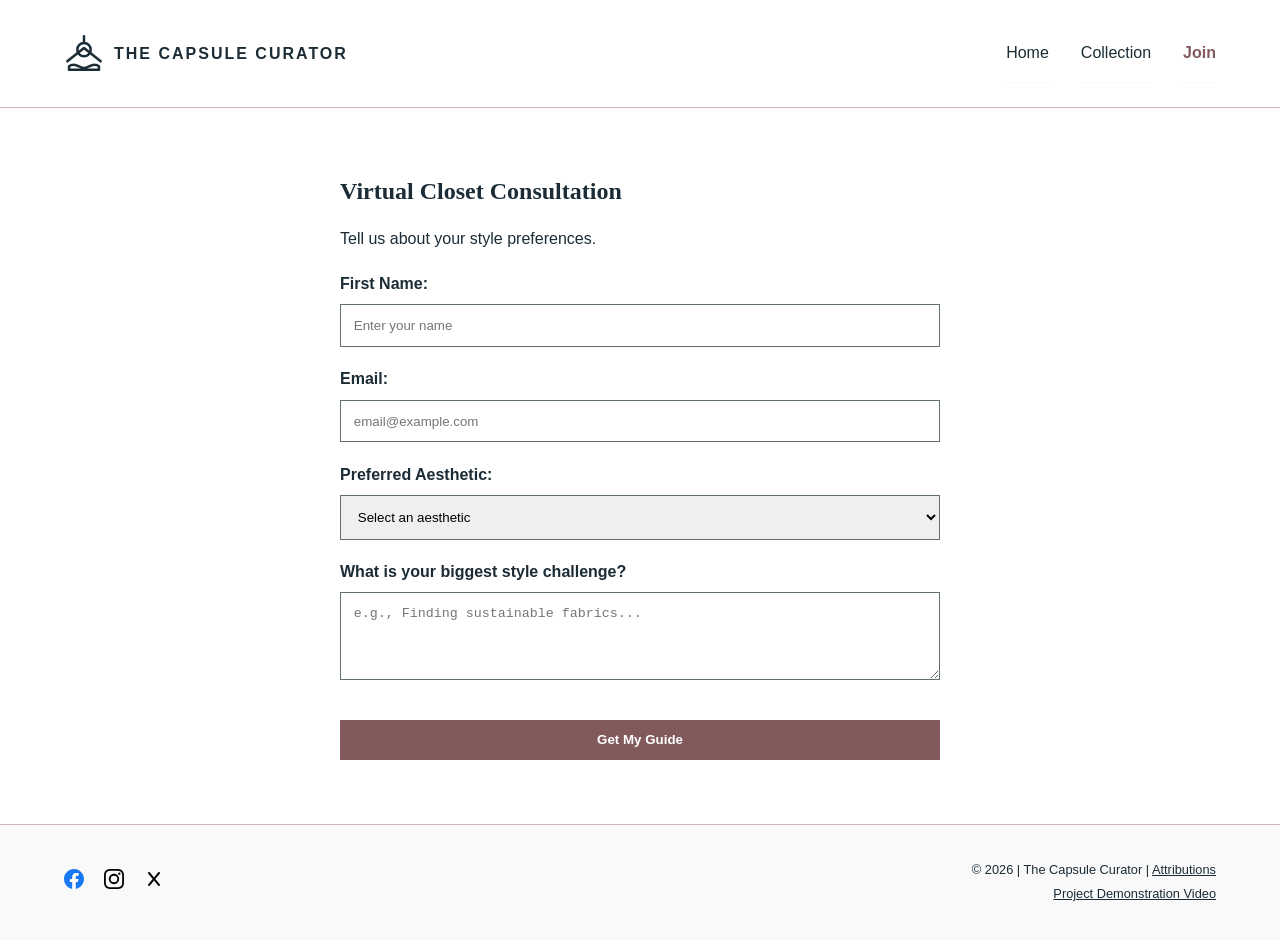
<file: finalproject/consultation.html>
<!DOCTYPE html>
<html lang="en-US">
<head>
    <meta charset="UTF-8">
    <meta name="viewport" content="width=device-width, initial-scale=1.0">
    <title>Style Consultation | The Capsule Curator</title>
    <meta name="description" content="Get a personalized minimalist style consultation and join our community.">
    <meta name="author" content="Sarafina Weyulu">
    
    <link rel="icon" type="image/svg+xml" href="images/logo.svg">
    <link rel="icon" href="images/favicon-32x32.png">
    
    <link rel="stylesheet" href="styles/base.css">
    <link rel="stylesheet" href="styles/large.css" media="(min-width: 600px)">
    
    <script src="scripts/main.js" type="module"></script>
    <script src="scripts/form.js" type="module"></script>
</head>
<body>
    <header>
        <div class="logo-container">
            <a href="index.html">
                <img src="images/logo.svg" alt="The Capsule Curator Logo" height="40">
                <span class="brand-name">THE CAPSULE CURATOR</span>
            </a>
        </div>
        <button id="menu-button" aria-label="Open Navigation Menu" aria-expanded="false">☰</button>
        <nav id="nav-menu">
            <a href="index.html">Home</a>
            <a href="directory.html">Collection</a>
            <a href="consultation.html" class="active">Join</a>
        </nav>
    </header>

    <main>
        <section class="form-container">
            <h1>Virtual Closet Consultation</h1>
            <p id="welcome-message">Tell us about your style preferences.</p>
            
            <form id="style-form" method="get" action="thanks.html">
                <label for="fname">First Name:</label>
                <input type="text" id="fname" name="fname" required placeholder="Enter your name">

                <label for="email">Email:</label>
                <input type="email" id="email" name="email" required placeholder="email@example.com">

                <label for="style-pref">Preferred Aesthetic:</label>
                <select id="style-pref" name="style-pref">
                    <option value="" disabled selected>Select an aesthetic</option>
                    <option value="minimalist">Minimalist</option>
                    <option value="professional">Professional</option>
                    <option value="casual">Streetwear/Casual</option>
                </select>

                <label for="comments">What is your biggest style challenge?</label>
                <textarea id="comments" name="comments" rows="4" placeholder="e.g., Finding sustainable fabrics..."></textarea>

                <input type="submit" value="Get My Guide" class="submit-btn">
            </form>
        </section>
    </main>

    <footer>
        <div class="footer-container">
            <div class="social-icons">
                <a href="https://facebook.com" target="_blank" aria-label="Visit our Facebook page">
                    <img src="images/facebook.svg" alt="Facebook icon">
                </a>
                <a href="https://instagram.com" target="_blank" aria-label="Visit our Instagram profile">
                    <img src="images/instagram.svg" alt="Instagram icon">
                </a>
                <a href="https://twitter.com" target="_blank" aria-label="Follow us on X (Twitter)">
                    <img src="images/x-solid-full.svg" alt="X (formerly Twitter) icon">
                </a>
            </div>
    
            <div class="footer-links">
                <p>&copy; <span id="year"></span> | The Capsule Curator | <a href="attributions.html">Attributions</a></p>
                <p>
                    <a href="https://canva.link/0ttsarxzkghmavj" target="_blank" rel="noopener noreferrer" aria-label="Watch the Project Demonstration Video on Canva">
                         Project Demonstration Video
                    </a>
                </p>
            </div>
        </div>
    </footer>
</body>
</html>
</file>
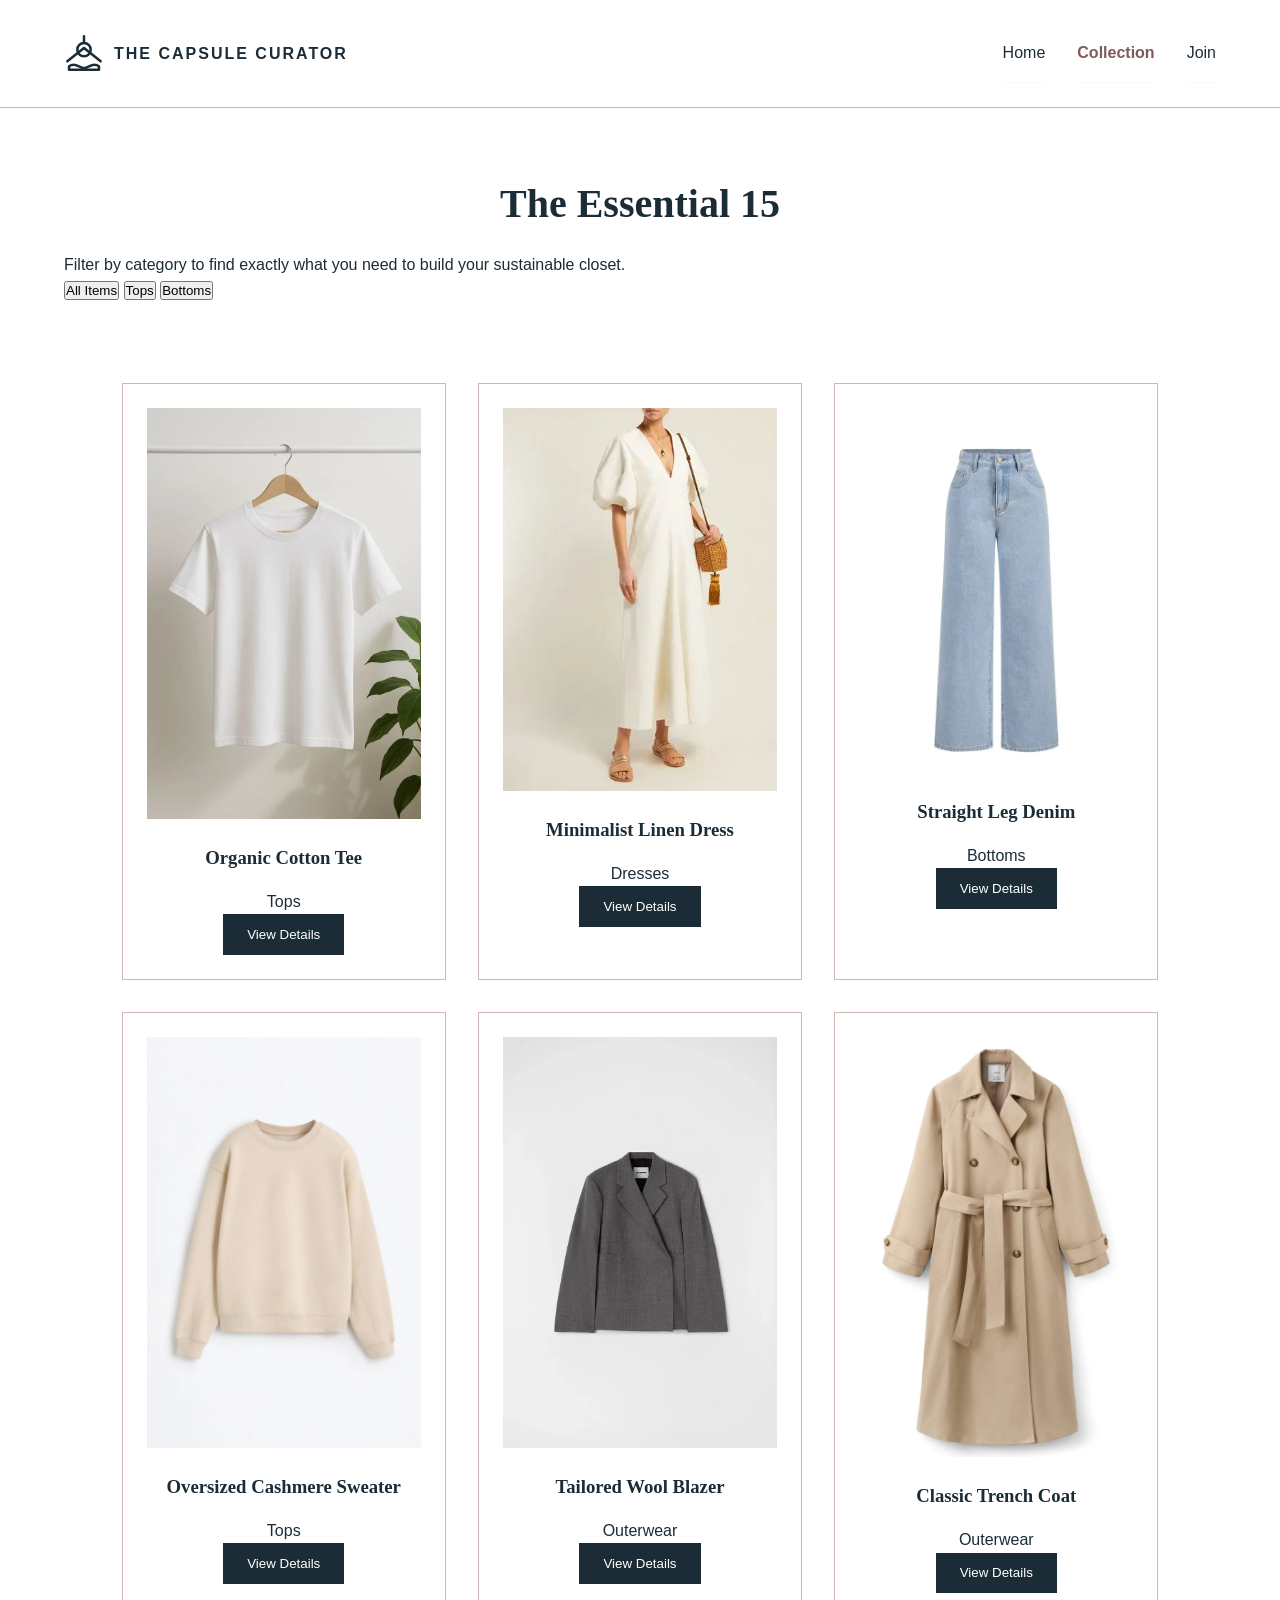
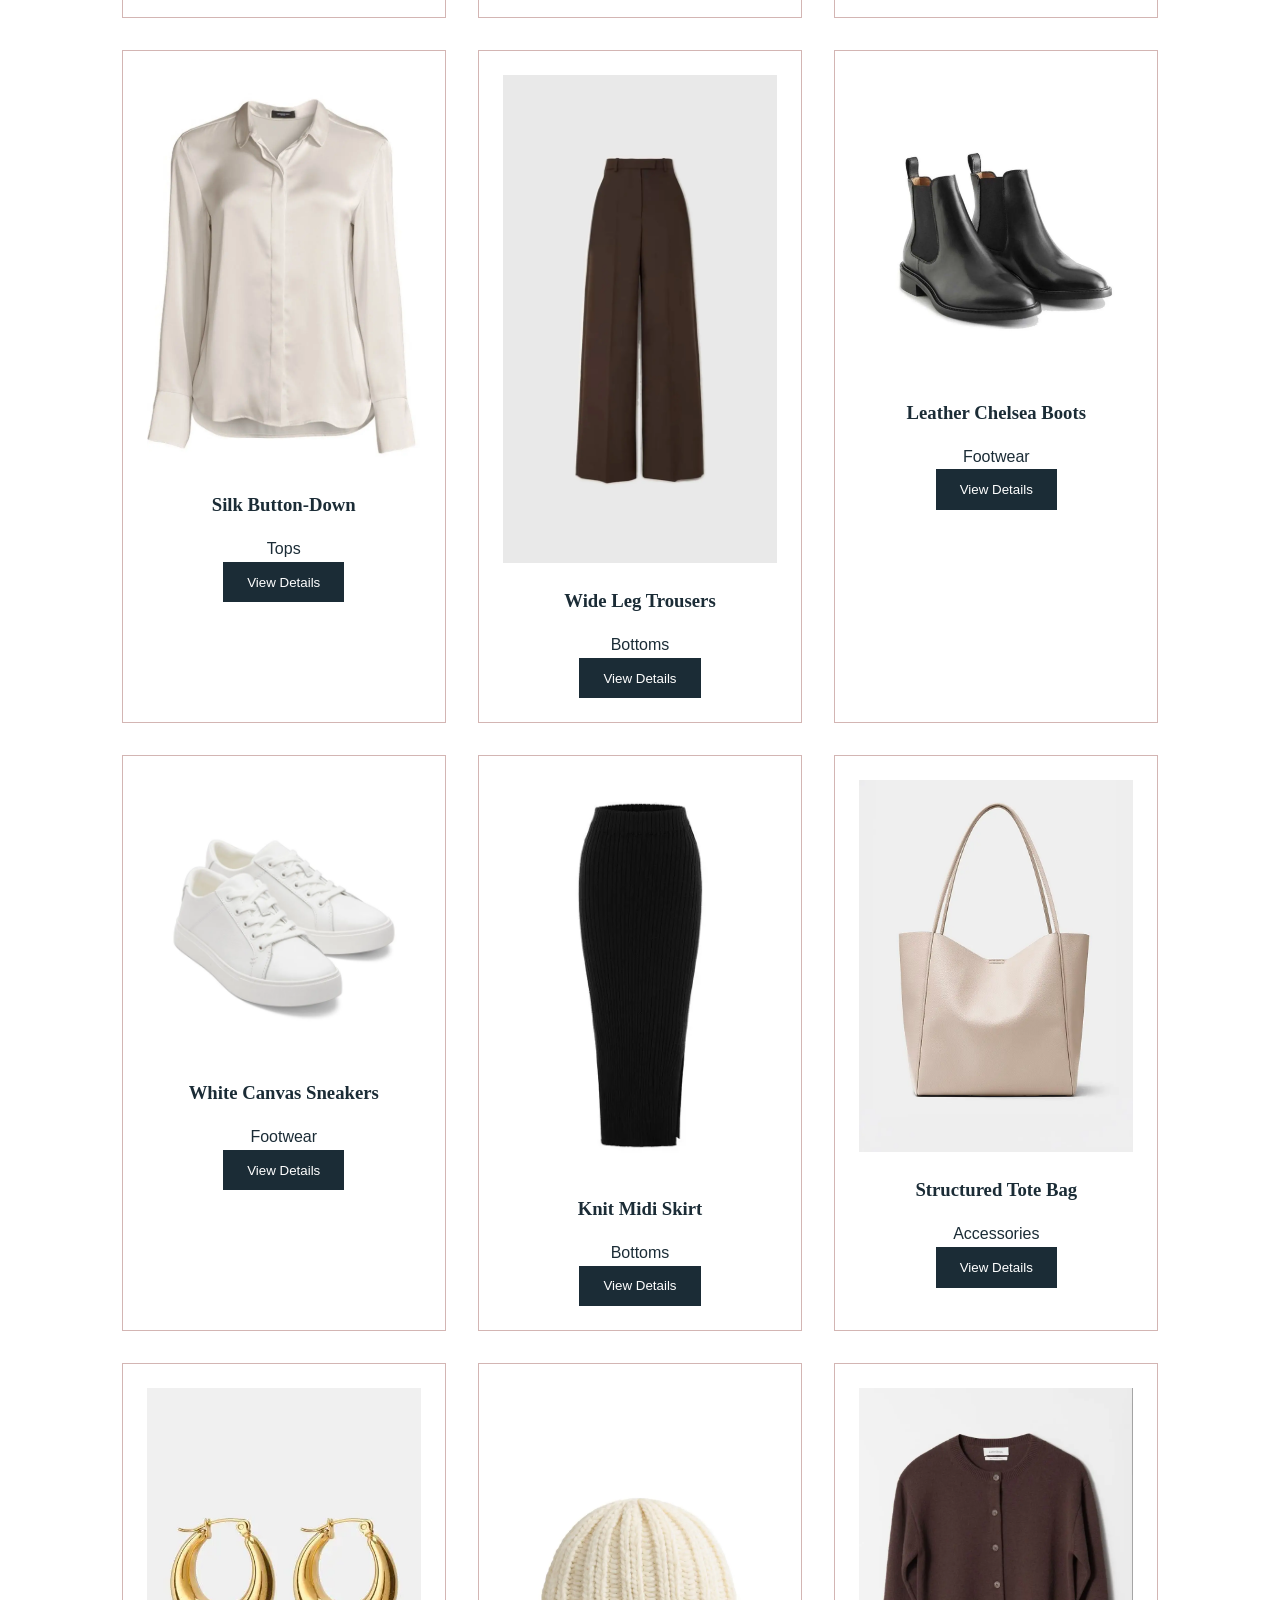
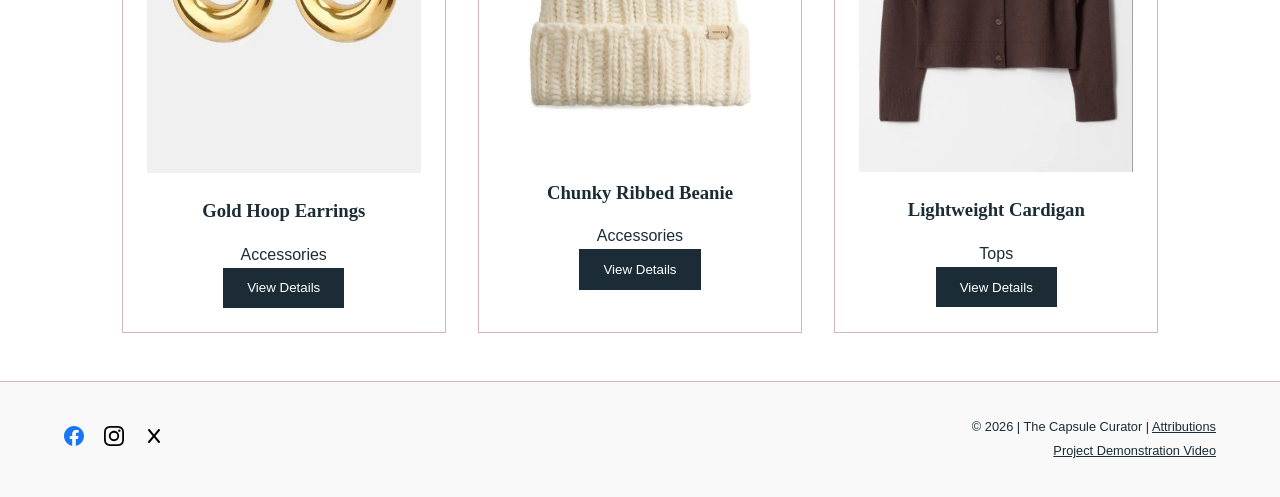
<file: finalproject/directory.html>
<!DOCTYPE html>
<html lang="en-US">
<head>
    <meta charset="UTF-8">
    <meta name="viewport" content="width=device-width, initial-scale=1.0">
    <title>The Collection | The Capsule Curator</title>
    <meta name="description" content="Explore our directory of 15 essential items for a minimalist, sustainable wardrobe.">
    <meta name="author" content="Sarafina Weyulu">
    
    <link rel="icon" type="image/svg+xml" href="images/logo.svg">
    <link rel="icon" href="images/favicon-32x32.png">
    
    <link rel="stylesheet" href="styles/base.css">
    <link rel="stylesheet" href="styles/large.css" media="(min-width: 600px)">
    
    <script src="scripts/main.js" type="module"></script>
    <script src="scripts/directory.js" type="module"></script>
</head>
<body>
    <header>
        <div class="logo-container">
            <a href="index.html">
                <img src="images/logo.svg" alt="The Capsule Curator Logo" height="40">
                <span class="brand-name">THE CAPSULE CURATOR</span>
            </a>
        </div>
        <button id="menu-button" aria-label="Open Navigation Menu" aria-expanded="false">☰</button>
        <nav id="nav-menu">
            <a href="index.html">Home</a>
            <a href="directory.html" class="active">Collection</a>
            <a href="consultation.html">Join</a>
        </nav>
    </header>

    <main>
        <section class="directory-header">
            <h1>The Essential 15</h1>
            <p>Filter by category to find exactly what you need to build your sustainable closet.</p>
            
            <div class="filters">
                <button id="filter-all" class="filter-btn">All Items</button>
                <button id="filter-tops" class="filter-btn">Tops</button>
                <button id="filter-bottoms" class="filter-btn">Bottoms</button>
            </div>
        </section>

        <div id="directory-grid">
            </div>

        <dialog id="item-modal">
            <div id="modal-content">
                </div>
            <button id="close-modal">Close</button>
        </dialog>
    </main>

    <footer>
        <div class="footer-container">
            <div class="social-icons">
                <a href="https://facebook.com" target="_blank" aria-label="Visit our Facebook page">
                    <img src="images/facebook.svg" alt="Facebook icon">
                </a>
                <a href="https://instagram.com" target="_blank" aria-label="Visit our Instagram profile">
                    <img src="images/instagram.svg" alt="Instagram icon">
                </a>
                <a href="https://twitter.com" target="_blank" aria-label="Follow us on X (Twitter)">
                    <img src="images/x-solid-full.svg" alt="X (formerly Twitter) icon">
                </a>
            </div>
    
            <div class="footer-links">
                <p>&copy; <span id="year"></span> | The Capsule Curator | <a href="attributions.html">Attributions</a></p>
                <p>
                    <a href="https://canva.link/0ttsarxzkghmavj" target="_blank" rel="noopener noreferrer" aria-label="Watch the Project Demonstration Video on Canva">
                         Project Demonstration Video
                    </a>
                </p>
            </div>
        </div>
    </footer>
</body>
</html>
</file>
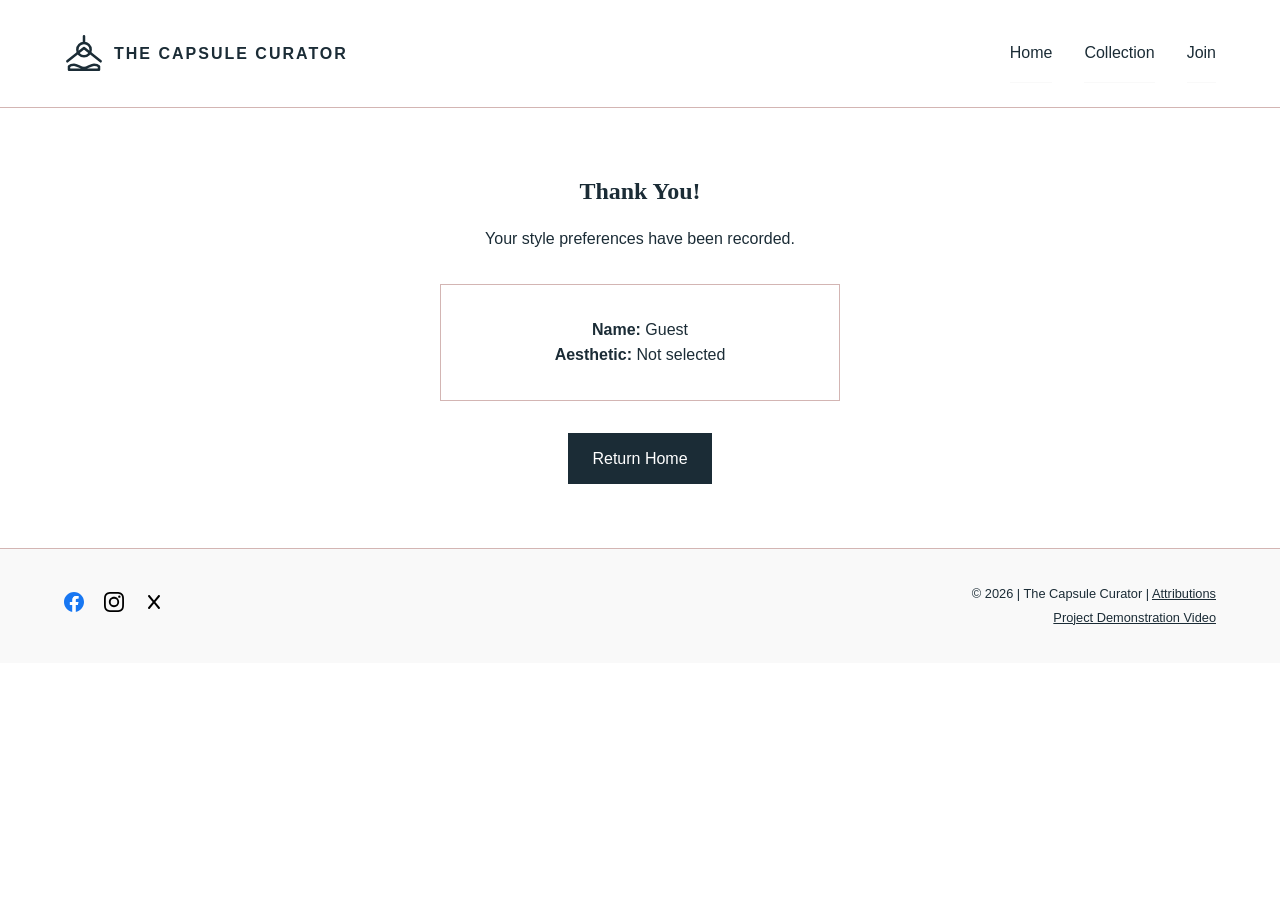
<file: finalproject/thanks.html>
<!DOCTYPE html>
<html lang="en-US">
<head>
    <meta charset="UTF-8">
    <meta name="viewport" content="width=device-width, initial-scale=1.0">
    <title>Thank You | The Capsule Curator</title>
    <link rel="icon" type="image/svg+xml" href="images/logo.svg">
    <link rel="icon" href="images/favicon-32x32.png">
    <link rel="stylesheet" href="styles/base.css">
    <link rel="stylesheet" href="styles/large.css" media="(min-width: 600px)">
    <script src="scripts/main.js" type="module"></script>
</head>
<body>
    <header>
        <div class="logo-container">
            <a href="index.html">
                <img src="images/logo.svg" alt="The Capsule Curator Logo" height="40">
                <span class="brand-name">THE CAPSULE CURATOR</span>
            </a>
        </div>
        <button id="menu-button" aria-label="Open Navigation Menu" aria-expanded="false">☰</button>
        <nav id="nav-menu">
            <a href="index.html">Home</a>
            <a href="directory.html">Collection</a>
            <a href="consultation.html">Join</a>
        </nav>
    </header>

    <main class="thanks-container">
        <section style="text-align: center; padding: 4rem 1rem;">
            <h1>Thank You!</h1>
            <p>Your style preferences have been recorded.</p>
            <div id="results" style="margin: 2rem auto; padding: 2rem; border: 1px solid var(--accent-light); max-width: 400px;">
                </div>
            <a href="index.html" class="open-btn" style="text-decoration: none; display: inline-block;">Return Home</a>
        </section>
    </main>

    <footer>
        <div class="footer-container">
            <div class="social-icons">
                <a href="https://facebook.com" target="_blank" aria-label="Visit our Facebook page">
                    <img src="images/facebook.svg" alt="Facebook icon">
                </a>
                <a href="https://instagram.com" target="_blank" aria-label="Visit our Instagram profile">
                    <img src="images/instagram.svg" alt="Instagram icon">
                </a>
                <a href="https://twitter.com" target="_blank" aria-label="Follow us on X (Twitter)">
                    <img src="images/x-solid-full.svg" alt="X (formerly Twitter) icon">
                </a>
            </div>
    
            <div class="footer-links">
                <p>&copy; <span id="year"></span> | The Capsule Curator | <a href="attributions.html">Attributions</a></p>
                <p>
                    <a href="https://canva.link/0ttsarxzkghmavj" target="_blank" rel="noopener noreferrer" aria-label="Watch the Project Demonstration Video on Canva">
                         Project Demonstration Video
                    </a>
                </p>
            </div>
        </div>
    </footer>

    <script>
        const resultsElement = document.querySelector('#results');
        const urlParams = new URLSearchParams(window.location.search);
        
        const name = urlParams.get('fname') || 'Guest';
        const style = urlParams.get('style-pref') || 'Not selected';

        resultsElement.innerHTML = `
            <p><strong>Name:</strong> ${name}</p>
            <p><strong>Aesthetic:</strong> ${style.charAt(0).toUpperCase() + style.slice(1)}</p>
        `;
    </script>
</body>
</html>
</file>
<file: styles/small.css>
:root {
    --primary-green: #3A5635;
    --secondary-orange: #D57B0E;
    --bg-almond: #F4E2D0;
    --dark-color: #333;
}

body {
    font-family: 'Roboto', sans-serif;
    margin: 0;
    background-color: var(--bg-almond);
    color: var(--dark-color);
}

/* Header & Logo */
header {
    background-color: var(--primary-green);
    color: var(--bg-almond);
    display: flex;
    justify-content: space-between;
    align-items: center;
    padding: 0.5rem 1rem;
}

.logo-area { display: flex; align-items: center; gap: 10px; }

#menu {
    background: var(--bg-almond);
    color: var(--primary-green);
    border: none;
    padding: 5px 12px;
    font-size: 1.5rem;
    font-weight: bold;
    cursor: pointer;
}

/* Navigation */
nav { display: none; background-color: var(--dark-color); color: var(--bg-almond); }
nav.open { display: block; }

.navigation { list-style: none; padding: 0; margin: 0; }
.navigation li { border-bottom: 1px solid var(--dark-color); }
.navigation li a {
    display: block;
    padding: 1rem;
    color: var(--bg-almond);
    text-decoration: none;
    font-weight: bold;
}

/* Main Content & Grid */
main { 
    padding: 1rem; 
    max-width: 1000px;
    margin: 0 auto;
}

h1 { text-align: left; margin: 1rem 0; }

.grid-container {
    display: grid;
    grid-template-columns: 1fr;
    gap: 1.5rem;
    align-items: stretch;
}

/* Section/Card Styling */
section.card {
    background-color: var(--bg-almond);
    border: 1px solid var(--dark-color);
    margin-bottom: 0;
    display: flex;
    flex-direction: column;
}

section h2 {
    background-color: var(--primary-green);
    color: var(--bg-almond);
    margin: 0;
    padding: 0.5rem;
    text-align: center;
    font-size: 1.1rem;
}

.card-content { 
    padding: 1rem; 
    flex-grow: 1;
    display: flex;
    flex-direction: column;
    justify-content: center;
}

/* Student Photo Styling */
.card-content.centered img {
    display: block;
    margin: 0 auto;
    max-width: 100%;
    height: auto;
    border-radius: 8px;
    box-shadow: 2px 4px 10px rgba(51 51 51 / 20%);
    border: 3px solid var(--bg-almond);
}

/* Filter Buttons */
.filter-buttons {
    display: flex;
    justify-content: space-around;
    padding: 10px;
    background: var(--bg-almond);
}

.filter-buttons button {
    background-color: var(--primary-green);
    border: 1px solid var(--dark-color);
    color: var(--bg-almond);
    border-radius: 5px;
    padding: 5px 15px;
    cursor: pointer;
    font-weight: bold;
}

/* Course List */
#course-display {
    display: flex;
    flex-direction: column;
    gap: 5px;
    padding: 10px;
}

.course-card {
    background-color: var(--bg-almond);
    border: 1px solid var(--dark-color);
    text-align: center;
    padding: 8px;
}

.completed {
    background-color: var(--secondary-orange);
    color: var(--bg-almond);
    border-color: var(--secondary-orange);
}

footer {
    text-align: center;
    margin-top: 2rem;
}

.social {
    display: flex;
    justify-content: center;
    gap: 20px;
    margin-bottom: 1.5rem;
}

.social img { 
    width: 35px; 
    height: auto; 
    filter: brightness(0); /* Makes icons black */
    transition: transform 0.2s;
}

.social img:hover { transform: scale(1.1); filter: none; }

.footer-info {
    background-color: var(--primary-green); 
    padding: 1rem 0;
    border-top: 1px solid var(--dark-color);
}

.footer-info p {
    margin: 5px 0;
    color: var(--bg-almond);
    font-size: 0.9rem;
}

/* Larger Viewport - Side by Side Cards */
@media (min-width: 600px) {
    .grid-container {
        grid-template-columns: 1fr 1fr;
    }

    .certificate {
        grid-column: 1 / -1;
    }
}
</file>
<file: styles/larger.css>
/* Only apply these styles for desktop views */
@media screen and (min-width: 600px) {
    
    /* Hide the hamburger menu button on desktop */
    #menu {
        display: none;
    }

    /* Force the navigation to show and lay out horizontally */
    nav {
        display: block !important; 
    }

    .navigation {
        display: flex;
        justify-content: center;
        gap: 2rem;
    }

    /* Main Grid Layout  */
    .grid-container {
        display: grid;
        grid-template-columns: 1fr 1fr; /* Two equal columns for About and Photo */
        gap: 20px;
        align-items: stretch;           /* Forces cards in the same row to equal height */
    }

    /* Ensures the card content fills the available height */
    .card {
        display: flex;
        flex-direction: column;
        height: 100%;
        margin-bottom: 0;
    }

    .card-content {
        flex-grow: 1;
        display: flex;
        flex-direction: column;
        justify-content: center; /* Centers text/photo vertically */
    }

    /* Titles with the Green Background */
    section h2 {
        background-color: var(--primary-green);
        color: var(--bg-almond);
        text-align: center;
        padding: 0.5rem;
        margin: 0;
    }

    /* The 'Web Certificate Courses' section spans both columns */
    .certificate {
        grid-column: 1 / 3;
    }

    /* Layout for the 3 course filter buttons */
    .filter-buttons {
        display: flex;
        justify-content: space-around;
        margin: 1rem 0;
    }

    .filter-buttons button {
        flex: 1;
        margin: 0 10px;
        background-color: var(--primary-green);
        color: var(--bg-almond);
        border: none;
        padding: 10px;
        cursor: pointer;
    }

    /* Layout for the Course Cards inside the certificate section */
    #course-display {
        display: grid;
        grid-template-columns: repeat(3, 1fr);
        gap: 10px;
        text-align: center;
    }

    /* Social Media Icons centering */
    .social {
        display: flex;
        justify-content: center;
        gap: 15px;
        padding: 1rem 0;
    }

    .social img {
        width: 35px;
        height: auto;
    }
}
</file>
<file: chamber/styles/small.css>
:root {
    --primary-color: #2c3e50;
    --accent-color: #b34700;
    --bg-color: #fdfdfd;
    --text-color: #222;
}

body { 
    font-family: 'Segoe UI', Roboto, sans-serif; 
    margin: 0; 
    padding: 0;
    background: var(--bg-color); 
    color: var(--text-color); 
}

main {
    /* This adds 1rem (about 16px) of space on the left and right */
    padding: 0 1rem; 
    
    /* This keeps your content from stretching too wide on big screens */
    max-width: 1200px;
    margin: 0 auto; /* Centers the content */
}

/* --- Header: Mobile Layout --- */
.header-content {
    display: flex;
    justify-content: space-between;
    align-items: center;
    background-color: var(--primary-color);
    color: white;
    padding: 10px 15px;
}

.logo-title-group {
    display: flex;
    align-items: flex-start;
    gap: 10px;
    flex: 0 1 auto;
}

.logo {
    width: 50px;
    height: auto;
    margin-top: 2px;
}

header h1 { 
    font-size: 1rem; 
    margin: 0; 
    line-height: 1.1;
}

header h1 span { 
    font-weight: bold; 
    display: block;
}

/* Mobile controls */
.mobile-controls {
    display: flex;
    align-items: center;
    gap: 4px;
    flex: 0 0 auto;
}

.mobile-controls button {
    margin: 0;
    padding: 0;
}

/* Hide desktop dark mode button on small screens */
.nav-dark-mode {
    display: none;
}

/* Buttons */
#hamburger-menu,
.dark-mode-btn {
    width: 44px;
    height: 44px;
    background: none;
    border: none;
    color: white;
    font-size: 1.5rem;
    cursor: pointer;
    display: flex;
    align-items: center;
    justify-content: center;
}

/* Navigation */
#primary-nav {
    display: none;
    list-style: none;
    padding: 0;
    margin: 0;
    background: #34495e;
}

#primary-nav.open {
    display: block;
}

#primary-nav li a {
    display: block;
    padding: 15px;
    color: white;
    text-decoration: none;
    text-align: center;
    border-bottom: 1px solid rgba(255,255,255,0.1);
}

#primary-nav li a.active {
    background: var(--accent-color);
    font-weight: bold;
}

/* Directory */
#directory-listing.grid { 
    display: grid; 
    grid-template-columns: 1fr; 
    gap: 1.5rem; 
    padding: 1.5rem; 
}

#directory-listing.grid section { 
    background: white; 
    border: 1px solid #ddd; 
    padding: 1rem; 
    text-align: center; 
    box-shadow: 0 2px 5px rgba(0,0,0,0.1); 
}

#directory-listing.grid img { 
    width: 150px; 
    height: auto; 
    margin-bottom: 10px; 
}

#directory-listing.list { 
    display: flex; 
    flex-direction: column; 
    padding: 1rem; 
}

#directory-listing.list section { 
    display: block; 
    padding: 10px; 
    border-bottom: 1px solid #ccc; 
}

#directory-listing.list img { 
    display: none; 
}

/* Footer */
footer { 
    background: #eee; 
    padding: 2rem 1.5rem; 
    border-top: 5px solid var(--primary-color); 
    display: flex;
    flex-direction: column;
    gap: 1.5rem;
}

.footer-contact {
    text-align: left; 
    line-height: 1.6;
}

.footer-social {
    text-align: center; 
    display: flex;
    justify-content: center;
    gap: 15px;
}

.footer-social img { 
    width: 44px; 
    height: 44px; 
}

.footer-meta {
    text-align: left; 
    font-size: 0.85rem;
    line-height: 1.5;
    border-top: 1px solid #ccc;
    padding-top: 1rem;
}

/* Hero & CTA */
.hero-cta {
    position: absolute; top: 15%; right: 5%;
    background: var(--accent-color); color: white;
    padding: 12px 20px; text-decoration: none;
    border-radius: 5px; font-weight: bold;
    box-shadow: 0 4px 10px rgba(0,0,0,0.3);
}

/* --- Cards & General Grid Container --- */
.home-grid { 
    padding: 1rem; 
    display: grid; 
    grid-template-columns: 1fr; /* Default to 1 column for mobile */
    gap: 1rem; 
}

.card, #spotlights { 
    background: #f9f9f9; 
    border: 1px solid #ddd; 
    border-radius: 5px; 
    overflow: hidden; 
    display: flex;
    flex-direction: column;
}

/* This targets h3 and h4 to ensure "Current Weather" and "Forecast" headers match */
.card h3, 
.card h4, 
#spotlights h3 { 
    background-color: var(--primary-color); 
    color: white; 
    margin: 0; 
    padding: 12px; 
    text-align: center;
    font-size: 1.1rem;
}

.card-content { 
    padding: 15px; 
    flex-grow: 1; /* Ensures the content fills the card */
}

/* --- Spotlight Individual Cards --- */
.spotlight-card { 
    background: white; 
    border: 1px solid #eee; 
    padding: 1.5rem; 
    text-align: center;
    box-shadow: 0 2px 4px rgba(0,0,0,0.05);
}

.spotlight-card img { 
    max-width: 120px; 
    height: auto; 
    margin: 0 auto 10px auto; 
    display: block;
}

.hero {
    position: relative;
    width: 100%;
    max-width: 1200px; /* Limits how wide it gets on big screens */
    margin: 20px auto; /* 20px space on top/bottom, 'auto' centers it */
    overflow: hidden;
}

.hero img {
    width: 100%;
    height: auto;
    display: block; /* Removes a tiny gap below images */
}

.hero-label {
    position: absolute;
    top: 20px;
    left: 20px;
    background: rgba(255, 255, 255, 0.8); /* Semi-transparent white */
    padding: 20px; /* Space INSIDE the box around your text */
    border-radius: 5px;
    box-shadow: 0 4px 8px rgba(0,0,0,0.2);
}

.hero-label h2 {
    margin: 0 0 15px 0; /* Space only below the heading */
    color: var(--primary-color);
    font-size: 1.5rem;
}

/* The CTA Button inside the label */
.cta-btn {
    display: inline-block;
    background-color: var(--accent-color);
    color: white;
    padding: 10px 20px; /* Space inside the button */
    text-decoration: none;
    font-weight: bold;
    border-radius: 4px;
    transition: background 0.3s;
}

.cta-btn:hover {
    background-color: #e67e22; 
}

/* Layout for Mobile */
#discover-layout {
    display: grid;
    grid-template-columns: 1fr;
    gap: 20px;
    padding: 10px;
    background-color: var(--bg-color); 
}

.message-banner {
    background-color: var(--primary-color);
    color: white;
    padding: 15px;
    text-align: center;
    border-radius: 5px;
}

/* --- Horizontal Card Styling --- */
.discover-card {
    background: white; /* Clean white background for card content */
    border: 1px solid #ddd;
    border-radius: 8px;
    display: grid;
    /* Column 1: Image (120px) | Column 2: Content (rest of space) */
    grid-template-columns: 120px 1fr;
    overflow: hidden; 
    text-align: left; 
    box-shadow: 0 2px 5px rgba(0,0,0,0.1);
}

.discover-card img {
    width: 120px;
    height: 120px; 
    object-fit: cover; 
    display: block;
}

/* Content Grouping */
.card-details {
    padding: 10px 15px;
    display: flex;
    flex-direction: column;
    justify-content: center;
}

.discover-card h2 {
    margin: 0 0 5px 0;
    font-size: 1.1rem;
    color: var(--primary-color); 
}

.discover-card p {
    margin: 0 0 8px 0;
    font-size: 0.85rem;
    line-height: 1.3;
    color: var(--text-color); 
}

.discover-card address {
    font-size: 0.75rem;
    font-style: italic;
    color: var(--text-color); 
    opacity: 0.8; /* Slightly faded text-color for address */
}

.discover-card button {
    grid-column: 1 / span 2; 
    background-color: var(--primary-color);
    color: white;
    padding: 12px;
    border: none;
    cursor: pointer;
    font-weight: bold;
    transition: background 0.3s ease;
}

.discover-card button:hover {
    background-color: var(--accent-color); /* Orange pops on hover */
}

/* join.html Specific Styling */
#join-layout {
    display: grid;
    grid-template-columns: 1fr;
    grid-template-areas: 
        "form"
        "cards";
    gap: 40px;
    padding: 20px;
}

#form-container { grid-area: form; }
#membership-cards { grid-area: cards; display: grid; gap: 15px; }

/* Form Styling */
form label {
    display: block;
    margin: 15px 0 5px;
    font-weight: bold;
    color: var(--primary-color);
}

form input, form textarea, form select {
    width: 100%;
    padding: 10px;
    border: 1px solid #ccc;
    border-radius: 4px;
    display: block;
}

.submit-btn {
    background-color: var(--accent-color);
    color: white;
    border: none;
    margin-top: 20px;
    padding: 15px;
    font-size: 1.1rem;
    cursor: pointer;
}

/* Initial Load Animation */
.anim-fade {
    animation: fadeIn 1.5s ease-out forwards;
    opacity: 0;
}

@keyframes fadeIn {
    from { opacity: 0; transform: translateY(20px); }
    to { opacity: 1; transform: translateY(0); }
}
/* Specific styling for the membership container */
.membership-container {
    display: flex;
    flex-direction: column;
    gap: 15px;
}

/* Membership Cards */
.membership-card {
    background-color: #ccc; /* Light grey base */
    border: 1px solid #999;
    padding: 20px;
    text-align: center;
    /* This creates the rounded left side  */
    border-radius: 25px 5px 5px 25px; 
    box-shadow: 2px 2px 5px rgba(0,0,0,0.1);
}

.membership-card h3 {
    margin: 0 0 10px 0;
    color: var(--text-color);
}

/* Only targets h2 tags that are inside a sidebar card */
#sidebar .card h2 {
    background-color: var(--primary-color);
    color: white;
    padding: 7px;
}

/* The "Learn More" button inside the card */
.membership-card button {
    background: white;
    border: 1px solid #777;
    padding: 5px 15px;
    cursor: pointer;
}
</file>
<file: chamber/styles/larger.css>
@media (min-width: 700px) {

    header {
        background-color: var(--primary-color);
    }

    .header-content {
        display: grid;
        grid-template-columns: auto 1fr auto;
        align-items: center;
        padding: 10px 5%;
        gap: 20px;
        max-width: 1200px;
        margin: 0 auto;
    }

    .logo-title-group {
        grid-column: 1;
    }

    nav {
        display: flex;
        justify-content: flex-end;
        align-items: center;
        grid-column: 2;
    }

    .header-controls {
        grid-column: 3;
        display: flex;
        align-items: center;
        margin-left: 15px;
    }

    #hamburger-menu { 
        display: none !important; 
    }

    header h1 {
        white-space: nowrap;
        font-size: 1.25rem;
        display: flex;
        align-items: center;
        gap: 5px;
    }

    header h1 span {
        display: inline;
        font-size: inherit;
        font-weight: inherit;
    }

    nav ul {
        display: flex !important;
        background: none !important;
        list-style: none;
        margin: 0;
        padding: 0;
        gap: 10px;
        align-items: center;
    }

    nav a {
        padding: 10px 15px;
        color: white;
        text-decoration: none;
    }

    nav a:hover {
        text-decoration: underline;
    }

    /* Directory Grid */
    #directory-listing.grid {
        grid-template-columns: repeat(auto-fit, minmax(300px, 1fr));
    }

    /* Footer */
    footer {
        display: grid;
        grid-template-columns: 1fr 1fr 1fr;
        align-items: center;
        text-align: left;
        padding: 2rem 5%;
        gap: 20px;
    }

    .footer-contact {
        grid-column: 1;
    }

    .footer-social {
        grid-column: 2;
        text-align: center;
    }

    .footer-meta {
        grid-column: 3;
        text-align: right;
        border-top: none;
        padding-top: 0;
    }

    /* Main Grid: 3 Columns for the top 3 cards */
    .home-grid {
        display: grid;
        grid-template-columns: 1fr 1fr 1fr; /* 3 equal columns */
        gap: 20px;
        max-width: 1200px;
        margin: 20px auto;
        padding: 0 20px;
    }

    /* Force the Spotlight container to span across all 3 columns */
    #spotlights {
        grid-column: 1 / span 3; /* Spans from column 1 through 3 */
        margin-top: 10px;
    }

    /* The internal grid for the 3 spotlight boxes */
    #business-spotlights {
        display: grid;
        grid-template-columns: 1fr 1fr 1fr; /* 3 internal boxes */
        gap: 20px;
        padding: 10px 0;
    }

   
    .card {
        background-color: #f4f4f4;
        border: 1px solid #ccc;
        height: 100%; /* Keeps all boxes on the top row the same height */
    }
}

@media (min-width: 1025px) {
    #discover-layout {
        display: grid;
        /* Defined columns: Sidebar is 300px, Grid takes the rest */
        grid-template-columns: 300px 1fr;
        grid-template-areas: 
            "visit visit"
            "sidebar main-grid";
        gap: 30px;
        align-items: start; /* Keeps sidebar from "falling" or stretching to footer */
        max-width: 1200px;
        margin: 0 auto;
    }

    #visitor-message { 
        grid-area: visit; 
    }

   #sidebar {
    grid-area: sidebar;
    display: flex;
    flex-direction: column;
    gap: 25px; /* This creates the space between the boxes */
    align-self: start; 
    }
    #sidebar .card {
    height: auto; 
    margin: 0;   
    }

    /* This section is both a Grid Item AND a Grid Container */
    #discover-grid { 
        grid-area: main-grid;
        display: grid;
        grid-template-columns: 1fr 1fr; /* Two cards per row */
        gap: 20px;
    }

    /* Hover Effect (Required: Desktop only) */
    .discover-card img {
        transition: 0.3s ease;
        width: 100%;
        height: 180px; 
        object-fit: cover; 
        border-bottom: 3px solid var(--secondary-color); /* Adds a nice accent line */
        transition: 0.4s ease;
        }

    .discover-card img:hover {
        filter: brightness(80%);
        transform: scale(1.02);
    }

    #join-layout {
        grid-template-columns: 1fr 350px;
        grid-template-areas: "form cards";
    }

    /* Main Layout with Named Grid Areas */
    #discover-layout {
        display: grid;
        grid-template-columns: 300px 1fr;
        grid-template-areas: 
            "visit visit"
            "sidebar main-grid";
        gap: 30px;
        max-width: 1200px;
        margin: 0 auto;
    }

    #visitor-message { grid-area: visit; }
    #sidebar { grid-area: sidebar; }
    #discover-grid { grid-area: main-grid; }

    /* Discover Cards Grid with Named Areas */
    #discover-grid {
        display: grid;
        grid-template-columns: 1fr 1fr;
        gap: 20px;
        grid-template-areas: 
            "card1 card2"
            "card3 card4"
            "card5 card6"
            "card7 card8";
    }

    /* Assign cards to areas */
    .discover-card:nth-child(1) { grid-area: card1; }
    .discover-card:nth-child(2) { grid-area: card2; }
    .discover-card:nth-child(3) { grid-area: card3; }
    .discover-card:nth-child(4) { grid-area: card4; }
    .discover-card:nth-child(5) { grid-area: card5; }
    .discover-card:nth-child(6) { grid-area: card6; }
    .discover-card:nth-child(7) { grid-area: card7; }
    .discover-card:nth-child(8) { grid-area: card8; }

    /* Desktop Hover Effect */
    .discover-card img {
        transition: transform 0.4s ease, filter 0.3s ease;
    }
    .discover-card:hover img {
        transform: scale(1.05);
        filter: brightness(1.1);
    }
}
</file>
<file: finalproject/styles/base.css>
/* --- Variables & Reset --- */
:root {
    --primary-dark: #1B2C36;
    --accent-mauve: #825a5c;
    --accent-light: #D3B5B3;
    --detail-gray: #606d72;
    --white: #ffffff;
    --bg-light: #f9f9f9;
}

* { box-sizing: border-box; margin: 0; padding: 0; }

body { 
    font-family: 'Montserrat', sans-serif; 
    line-height: 1.6; 
    color: var(--primary-dark);
    background-color: var(--white);
}

h1, h2, h3 { font-family: 'Playfair Display', serif; margin-bottom: 1rem; }

main { padding: 0 5%; }
header, footer { padding: 1rem 5%; }
section { padding: 2rem 0; }

/* --- Header & Nav --- */
header { 
    display: flex; 
    justify-content: space-between; 
    align-items: center;
    padding: 1.5rem 5%; 
    border-bottom: 1px solid var(--accent-light);
    position: relative; /* Necessary for absolute mobile menu */
}

.logo-container a {
    display: flex;
    align-items: center;
    gap: 10px;
    text-decoration: none;
    color: var(--primary-dark);
    font-weight: 700;
    letter-spacing: 2px;
}

#menu-button {
    background: none;
    border: none;
    font-size: 1.8rem;
    color: var(--primary-dark);
    cursor: pointer;
    z-index: 20;
}

#nav-menu { 
    display: none; 
}

/* The Toggle Class */
#nav-menu.open { 
    display: flex; 
    flex-direction: column; 
    position: absolute;
    top: 100%; 
    left: 0;
    width: 100%;
    background: var(--white);
    padding: 2rem;
    box-shadow: 0 8px 10px rgba(0,0,0,0.1);
    z-index: 10;
    text-align: center;
}

#nav-menu a { 
    text-decoration: none; 
    color: var(--primary-dark); 
    padding: 1rem 0; 
    border-bottom: 1px solid var(--bg-light);
}

#nav-menu a.active { color: var(--accent-mauve); font-weight: bold; }

/* --- Home Page Sections --- */
.hero { padding: 3rem 0; text-align: center; background: var(--bg-light); }
.hero h1 { font-size: 2.2rem; }
.hero img { max-width: 100%; height: auto; margin-top: 1rem; }

.weather-box {
    background-color: var(--primary-dark);
    color: var(--white);
    padding: 2rem;
    text-align: center;
    margin: 2rem 0;
    border-radius: 8px;
}

.weather-info {
    display: flex;
    align-items: center;
    justify-content: center;
    gap: 10px;
}

.weather-icon { width: 60px; height: 60px; }

/* --- Directory Grid --- */
#directory-grid {
    display: grid;
    grid-template-columns: 1fr; 
    gap: 2rem;
}

.item-card {
    border: 1px solid var(--accent-light);
    padding: 1.5rem;
    text-align: center;
    background: var(--white);
}

.item-card img { width: 100%; height: auto; margin-bottom: 1rem; }

.open-btn {
    background: var(--primary-dark);
    color: var(--white);
    border: none;
    padding: 0.8rem 1.5rem;
    cursor: pointer;
    display: inline-block;
    text-decoration: none;
}

/* --- Consultation Form --- */
.form-container { padding: 2rem 0; max-width: 600px; margin: auto; }
form label { display: block; margin-top: 1.2rem; font-weight: bold; }
form input, form select, form textarea {
    width: 100%;
    padding: 0.8rem;
    margin-top: 0.5rem;
    border: 1px solid var(--detail-gray);
}
form input[type="submit"] {
    background: var(--accent-mauve);
    color: white;
    border: none;
    margin-top: 2rem;
    font-weight: bold;
    cursor: pointer;
}

/* --- Footer --- */
footer {
    border-top: 1px solid var(--accent-light);
    background-color: var(--bg-light);
    padding: 2rem 5%;
}

.footer-container {
    display: flex;
    flex-direction: column; 
    align-items: center;
    gap: 1rem;
    text-align: center;
}

.social-icons {
    display: flex;
    gap: 15px;
}

.social-icons img {
    width: 20px; /* Small and subtle like the wireframe */
    height: 20px;
}

.footer-links p {
    font-size: 0.8rem;
    margin: 0.2rem 0;
}

.footer-links a {
    color: var(--primary-dark);
    text-decoration: underline;
}
</file>
<file: finalproject/styles/large.css>
/* Desktop Enhancements (600px and up) */

/* Layout & Nav */
header { padding: 1.5rem 5%; }

#menu-button { display: none; } /* Hide hamburger on desktop */

#nav-menu { 
    display: flex !important; /* Force visible */
    position: static; 
    flex-direction: row !important; 
    gap: 2rem; 
    box-shadow: none;
    width: auto;
    padding: 0;
}

/* Hero Section (Side-by-side as per wireframe) */
.hero {
    display: grid;
    grid-template-columns: 1fr 1fr;
    align-items: center;
    text-align: left;
    gap: 3rem;
    padding: 4rem 5%;
}

/* Weather Toolbar (Full width strip) */
.weather-box {
    display: flex;
    justify-content: space-around;
    align-items: center;
    padding: 1rem 10%;
}

/* Grid Layout (3 Columns for Featured Collection) */
#directory-grid {
    grid-template-columns: repeat(3, 1fr);
    padding: 3rem 5%;
}

#featured h2, .directory-header h1 {
    text-align: center;
    font-size: 2.5rem;
    margin-top: 2rem;
}

/* Hover Effects for Cards */
.item-card:hover {
    box-shadow: 0 10px 20px rgba(0,0,0,0.05);
    border-color: var(--accent-mauve);
}

/* Form refinement */
.form-container {
    padding: 4rem 0;
}

@media (min-width: 600px) {
    .footer-container {
        flex-direction: row; /* Side-by-side */
        justify-content: space-between; /* Pushes icons left, links right */
        text-align: right;
    }
    
    .social-icons {
        gap: 20px;
    }
}
</file>
